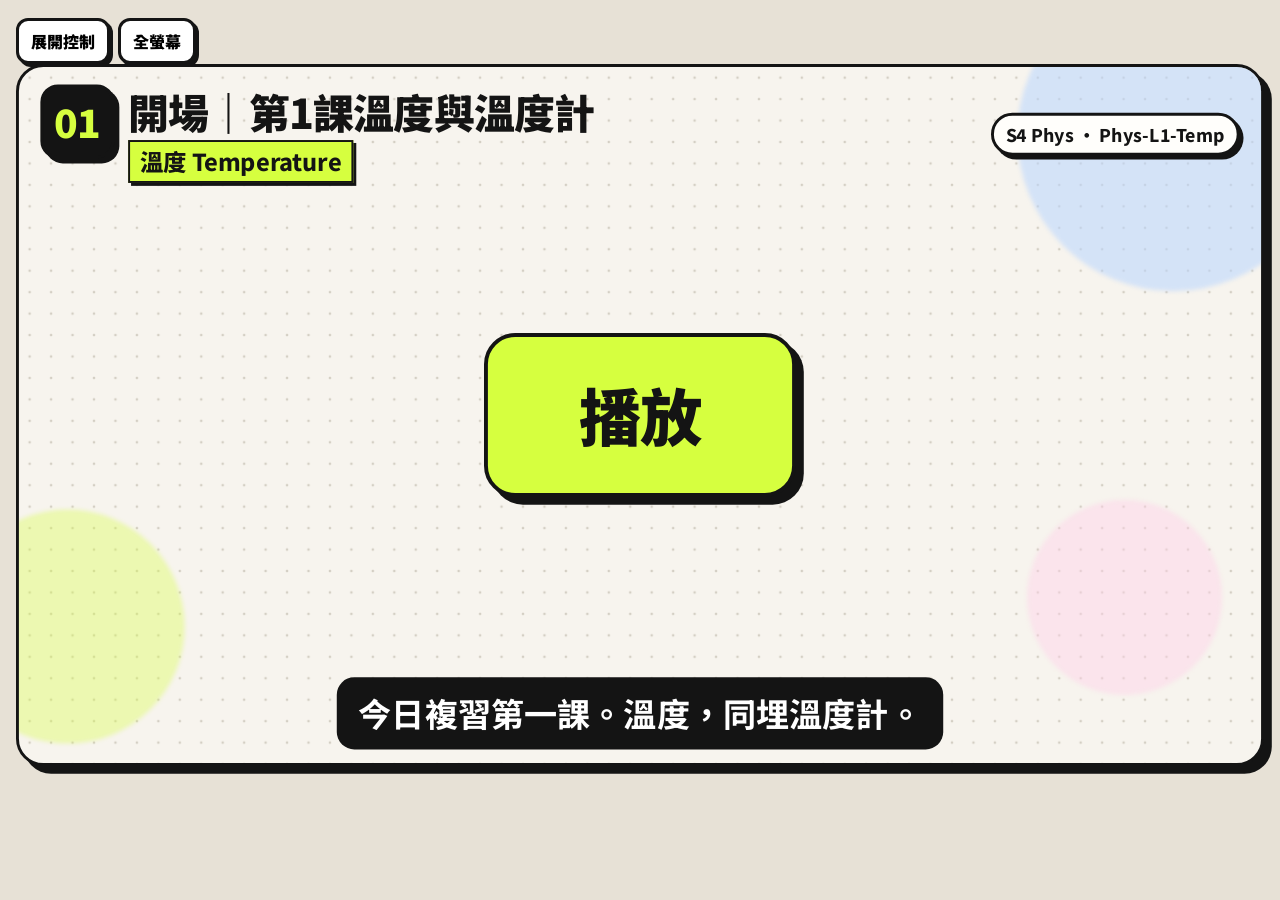
<file: l1/index.html>
<!DOCTYPE html>
<html lang="zh-HK" data-store="phys-l1">
<head>
  <meta charset="utf-8">
  <meta name="viewport" content="width=device-width, initial-scale=1">
  <script>
    (function () {
      var prefix = document.documentElement.getAttribute("data-store") || "phys-l1";
      var size = "m";
      try {
        var saved = localStorage.getItem(prefix + "-sub-size");
        if (saved === "s" || saved === "m" || saved === "l") size = saved;
      } catch (err) {}
      document.documentElement.setAttribute("data-sub-size", size);
      try {
        if (localStorage.getItem(prefix + "-dock") === "open") {
          document.documentElement.classList.add("dock-open");
        }
      } catch (err2) {}
    })();
  </script>
  <title>溫習動畫：溫度與溫度計</title>
  <meta name="assignment-hint" content="Phys-L1-Temp">
  <link rel="preconnect" href="https://fonts.googleapis.com">
  <link rel="preconnect" href="https://fonts.gstatic.com" crossorigin>
  <link href="https://fonts.googleapis.com/css2?family=Noto+Sans+SC:wght@500;700;900&family=Noto+Sans+TC:wght@500;700;900&family=Noto+Sans:wght@500;700;900&display=swap" rel="stylesheet">
  <link rel="stylesheet" href="css/player.css">
  <link rel="stylesheet" href="ui.css">
</head>
<body>
  <main class="page">
    <h1 class="sr-only">溫習動畫：溫度與溫度計 純播放複習</h1>
    <div class="player-shell" id="playerShell">
      <div class="chrome-bar" id="chromeBar">
        <button type="button" class="ctrl" id="panelToggle" data-testid="dock-toggle" aria-expanded="false" aria-controls="controlDock">
          <span class="when-collapsed">展開控制</span>
          <span class="when-open">收合控制</span>
        </button>
        <button type="button" class="ctrl" id="fsBtn" data-testid="fullscreen" aria-pressed="false">全螢幕</button>
      </div>
      <div class="dock-clip" id="dockClip">
        <div class="dock-clip-inner">
        <section class="dock" id="controlDock" aria-label="播放控制" aria-hidden="true" inert>
          <div class="dock-row">
            <button type="button" class="ctrl primary" id="playBtn" data-testid="play">播放</button>
            <button type="button" class="ctrl" id="pauseBtn" data-testid="pause" disabled>暫停</button>
            <button type="button" class="ctrl" id="prevBtn" data-testid="prev">上一節</button>
            <button type="button" class="ctrl" id="nextBtn" data-testid="next">下一節</button>
            <button type="button" class="ctrl" id="replayBtn" data-testid="replay">重播</button>
            <span class="beat-id" id="beatId" data-testid="beatId">B01 · 1/5</span>
            <span class="clock" id="clock" data-testid="clock">00:00 / 00:00</span>
          </div>
          <label class="sr-only" for="scrub">進度</label>
          <input class="scrub" id="scrub" data-testid="scrub" type="range" min="0" max="1000" step="1" value="0">

          <div class="dock-row">
            <span class="field-label">聲線</span>
            <button type="button" class="ctrl is-on" data-lang="yue" data-testid="lang-yue" aria-pressed="true">粵語 <small class="track-state">已就緒</small></button>
            <button type="button" class="ctrl" data-lang="cmn" data-testid="lang-cmn" aria-pressed="false">普通話 <small class="track-state">已就緒</small></button>
            <button type="button" class="ctrl" data-lang="en" data-testid="lang-en" aria-pressed="false">English <small class="track-state">已就緒</small></button>
            <button type="button" class="ctrl is-on" id="subsBtn" data-testid="subs" aria-pressed="true">字幕開</button>
          </div>

          <div class="dock-row">
            <span class="field-label">字幕大小</span>
            <button type="button" class="ctrl" data-sub-size="s" data-testid="sub-size-s" aria-pressed="false">小</button>
            <button type="button" class="ctrl is-on" data-sub-size="m" data-testid="sub-size-m" aria-pressed="true">中</button>
            <button type="button" class="ctrl" data-sub-size="l" data-testid="sub-size-l" aria-pressed="false">大</button>
          </div>

          <div class="dock-row">
            <label class="field-label" for="speedSlider">播放速度</label>
            <input id="speedSlider" data-testid="speed" type="range" min="0.5" max="2" step="0.05" value="1">
            <span class="speed-readout" id="speedReadout">1x</span>
            <button type="button" class="ctrl" data-speed="0.75">0.75x</button>
            <button type="button" class="ctrl is-on" data-speed="1">1x</button>
            <button type="button" class="ctrl" data-speed="1.25">1.25x</button>
            <button type="button" class="ctrl" data-speed="1.5">1.5x</button>
            <button type="button" class="ctrl" data-speed="2">2x</button>
          </div>

          <div class="dock-row">
            <label class="field-label" for="waitSlider">旁白停頓</label>
            <input id="waitSlider" data-testid="wait" type="range" min="0" max="3" step="0.1" value="0.5">
            <span class="wait-readout" id="waitReadout">0.5 秒</span>
            <button type="button" class="ctrl is-on" data-wait="0.5">短</button>
            <button type="button" class="ctrl" data-wait="1.5">中</button>
            <button type="button" class="ctrl" data-wait="3">長</button>
          </div>
          <p class="status" id="status" data-testid="status">正在準備畫面…</p>
        </section>

        </div>
      </div>

      <div class="stage-slot" id="stageSlot">
        <div class="stage-scale" id="stageScale">
          <div class="stage" id="stage" role="region" aria-label="溫度與溫度計動畫畫面">
            <div class="blob blob-a"></div>
            <div class="blob blob-b"></div>
            <div class="blob blob-c"></div>
            <header class="topbar">
              <div class="badge" id="beatBadge">01</div>
              <div class="title-wrap">
                <p class="beat-title" id="beatTitle">開場｜溫度與溫度計</p>
                <div class="kw" id="beatKeyword">溫度 Temperature</div>
              </div>
              <div class="chapter-pill">S4 Phys · Phys-L1-Temp</div>
            </header>
            <div class="scene-stack" id="sceneStack"></div>
            <div class="dwell-chip" id="dwellChip" hidden>停頓</div>
            <div class="sub-wrap">
              <p class="sub-bar" id="subtitle" aria-live="polite"></p>
            </div>
            <p class="stage-pause-hint" id="stagePauseHint" data-testid="stage-pause-hint" role="status" hidden>已暫停</p>
            <button type="button" class="transport-overlay" id="stagePlay" data-testid="stage-play">播放</button>
            <button type="button" class="transport-overlay" id="stageReplay" data-testid="stage-replay" hidden>重播</button>
          </div>
        </div>
      </div>

      <p class="fs-hint" id="fsHint" role="status" hidden></p>
    </div>

  </main>
  <script src="vendor/gsap.min.js"></script>
  <script>
    if (!window.gsap) {
      document.write('<script src="https://cdn.jsdelivr.net/npm/gsap@3.12.5/dist/gsap.min.js"><' + '/script>');
    }
  </script>
  <script src="js/beats.js"></script>
  <script src="js/cues.js"></script>
  <script src="js/scenes.js"></script>
  <script src="js/player.js"></script>
  <script src="ui.js"></script>
</body>
</html>
</file>
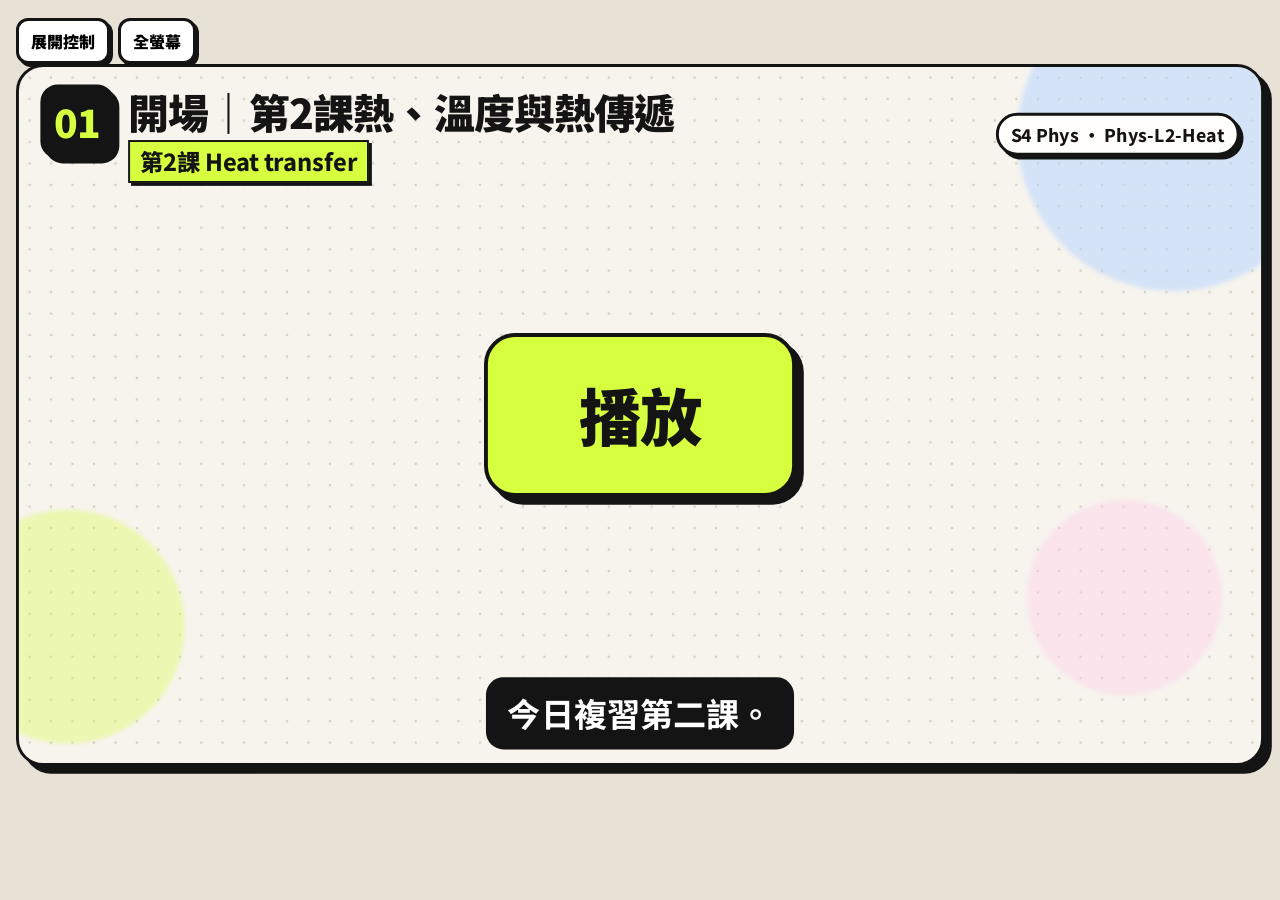
<file: l2/index.html>
<!DOCTYPE html>
<html lang="zh-HK" data-store="phys-l2">
<head>
  <meta charset="utf-8">
  <meta name="viewport" content="width=device-width, initial-scale=1">
  <script>
    (function () {
      var prefix = document.documentElement.getAttribute("data-store") || "phys-l2";
      var size = "m";
      try {
        var saved = localStorage.getItem(prefix + "-sub-size");
        if (saved === "s" || saved === "m" || saved === "l") size = saved;
      } catch (err) {}
      document.documentElement.setAttribute("data-sub-size", size);
      try {
        if (localStorage.getItem(prefix + "-dock") === "open") {
          document.documentElement.classList.add("dock-open");
        }
      } catch (err2) {}
    })();
  </script>
  <title>溫習動畫：熱、溫度與熱傳遞</title>
  <meta name="assignment-hint" content="Phys-L2-Heat">
  <link rel="preconnect" href="https://fonts.googleapis.com">
  <link rel="preconnect" href="https://fonts.gstatic.com" crossorigin>
  <link href="https://fonts.googleapis.com/css2?family=Noto+Sans+SC:wght@500;700;900&family=Noto+Sans+TC:wght@500;700;900&family=Noto+Sans:wght@500;700;900&display=swap" rel="stylesheet">
  <link rel="stylesheet" href="css/player.css">
  <link rel="stylesheet" href="ui.css">
</head>
<body>
  <main class="page">
    <h1 class="sr-only">溫習動畫：熱、溫度與熱傳遞 純播放複習</h1>
    <div class="player-shell" id="playerShell">
      <div class="chrome-bar" id="chromeBar">
        <button type="button" class="ctrl" id="panelToggle" data-testid="dock-toggle" aria-expanded="false" aria-controls="controlDock">
          <span class="when-collapsed">展開控制</span>
          <span class="when-open">收合控制</span>
        </button>
        <button type="button" class="ctrl" id="fsBtn" data-testid="fullscreen" aria-pressed="false">全螢幕</button>
      </div>
      <div class="dock-clip" id="dockClip">
        <div class="dock-clip-inner">
        <section class="dock" id="controlDock" aria-label="播放控制" aria-hidden="true" inert>
          <div class="dock-row">
            <button type="button" class="ctrl primary" id="playBtn" data-testid="play">播放</button>
            <button type="button" class="ctrl" id="pauseBtn" data-testid="pause" disabled>暫停</button>
            <button type="button" class="ctrl" id="prevBtn" data-testid="prev">上一節</button>
            <button type="button" class="ctrl" id="nextBtn" data-testid="next">下一節</button>
            <button type="button" class="ctrl" id="replayBtn" data-testid="replay">重播</button>
            <span class="beat-id" id="beatId" data-testid="beatId">B01 · 1/5</span>
            <span class="clock" id="clock" data-testid="clock">00:00 / 00:00</span>
          </div>
          <label class="sr-only" for="scrub">進度</label>
          <input class="scrub" id="scrub" data-testid="scrub" type="range" min="0" max="1000" step="1" value="0">

          <div class="dock-row">
            <span class="field-label">聲線</span>
            <button type="button" class="ctrl is-on" data-lang="yue" data-testid="lang-yue" aria-pressed="true">粵語 <small class="track-state">已就緒</small></button>
            <button type="button" class="ctrl" data-lang="cmn" data-testid="lang-cmn" aria-pressed="false">普通話 <small class="track-state">已就緒</small></button>
            <button type="button" class="ctrl" data-lang="en" data-testid="lang-en" aria-pressed="false">English <small class="track-state">已就緒</small></button>
            <button type="button" class="ctrl is-on" id="subsBtn" data-testid="subs" aria-pressed="true">字幕開</button>
          </div>

          <div class="dock-row">
            <span class="field-label">字幕大小</span>
            <button type="button" class="ctrl" data-sub-size="s" data-testid="sub-size-s" aria-pressed="false">小</button>
            <button type="button" class="ctrl is-on" data-sub-size="m" data-testid="sub-size-m" aria-pressed="true">中</button>
            <button type="button" class="ctrl" data-sub-size="l" data-testid="sub-size-l" aria-pressed="false">大</button>
          </div>

          <div class="dock-row">
            <label class="field-label" for="speedSlider">播放速度</label>
            <input id="speedSlider" data-testid="speed" type="range" min="0.5" max="2" step="0.05" value="1">
            <span class="speed-readout" id="speedReadout">1x</span>
            <button type="button" class="ctrl" data-speed="0.75">0.75x</button>
            <button type="button" class="ctrl is-on" data-speed="1">1x</button>
            <button type="button" class="ctrl" data-speed="1.25">1.25x</button>
            <button type="button" class="ctrl" data-speed="1.5">1.5x</button>
            <button type="button" class="ctrl" data-speed="2">2x</button>
          </div>

          <div class="dock-row">
            <label class="field-label" for="waitSlider">旁白停頓</label>
            <input id="waitSlider" data-testid="wait" type="range" min="0" max="3" step="0.1" value="0.5">
            <span class="wait-readout" id="waitReadout">0.5 秒</span>
            <button type="button" class="ctrl is-on" data-wait="0.5">短</button>
            <button type="button" class="ctrl" data-wait="1.5">中</button>
            <button type="button" class="ctrl" data-wait="3">長</button>
          </div>
          <p class="status" id="status" data-testid="status">正在準備畫面…</p>
        </section>

        </div>
      </div>

      <div class="stage-slot" id="stageSlot">
        <div class="stage-scale" id="stageScale">
          <div class="stage" id="stage" role="region" aria-label="熱、溫度與熱傳遞動畫畫面">
            <div class="blob blob-a"></div>
            <div class="blob blob-b"></div>
            <div class="blob blob-c"></div>
            <header class="topbar">
              <div class="badge" id="beatBadge">01</div>
              <div class="title-wrap">
                <p class="beat-title" id="beatTitle">開場｜熱、溫度與熱傳遞</p>
                <div class="kw" id="beatKeyword">熱傳遞 Heat transfer</div>
              </div>
              <div class="chapter-pill">S4 Phys · Phys-L2-Heat</div>
            </header>
            <div class="scene-stack" id="sceneStack"></div>
            <div class="dwell-chip" id="dwellChip" hidden>停頓</div>
            <div class="sub-wrap">
              <p class="sub-bar" id="subtitle" aria-live="polite"></p>
            </div>
            <p class="stage-pause-hint" id="stagePauseHint" data-testid="stage-pause-hint" role="status" hidden>已暫停</p>
            <button type="button" class="transport-overlay" id="stagePlay" data-testid="stage-play">播放</button>
            <button type="button" class="transport-overlay" id="stageReplay" data-testid="stage-replay" hidden>重播</button>
          </div>
        </div>
      </div>

      <p class="fs-hint" id="fsHint" role="status" hidden></p>
    </div>

  </main>
  <script src="vendor/gsap.min.js"></script>
  <script>
    if (!window.gsap) {
      document.write('<script src="https://cdn.jsdelivr.net/npm/gsap@3.12.5/dist/gsap.min.js"><' + '/script>');
    }
  </script>
  <script src="js/beats.js"></script>
  <script src="js/cues.js"></script>
  <script src="js/scenes.js"></script>
  <script src="js/player.js"></script>
  <script src="ui.js"></script>
</body>
</html>
</file>
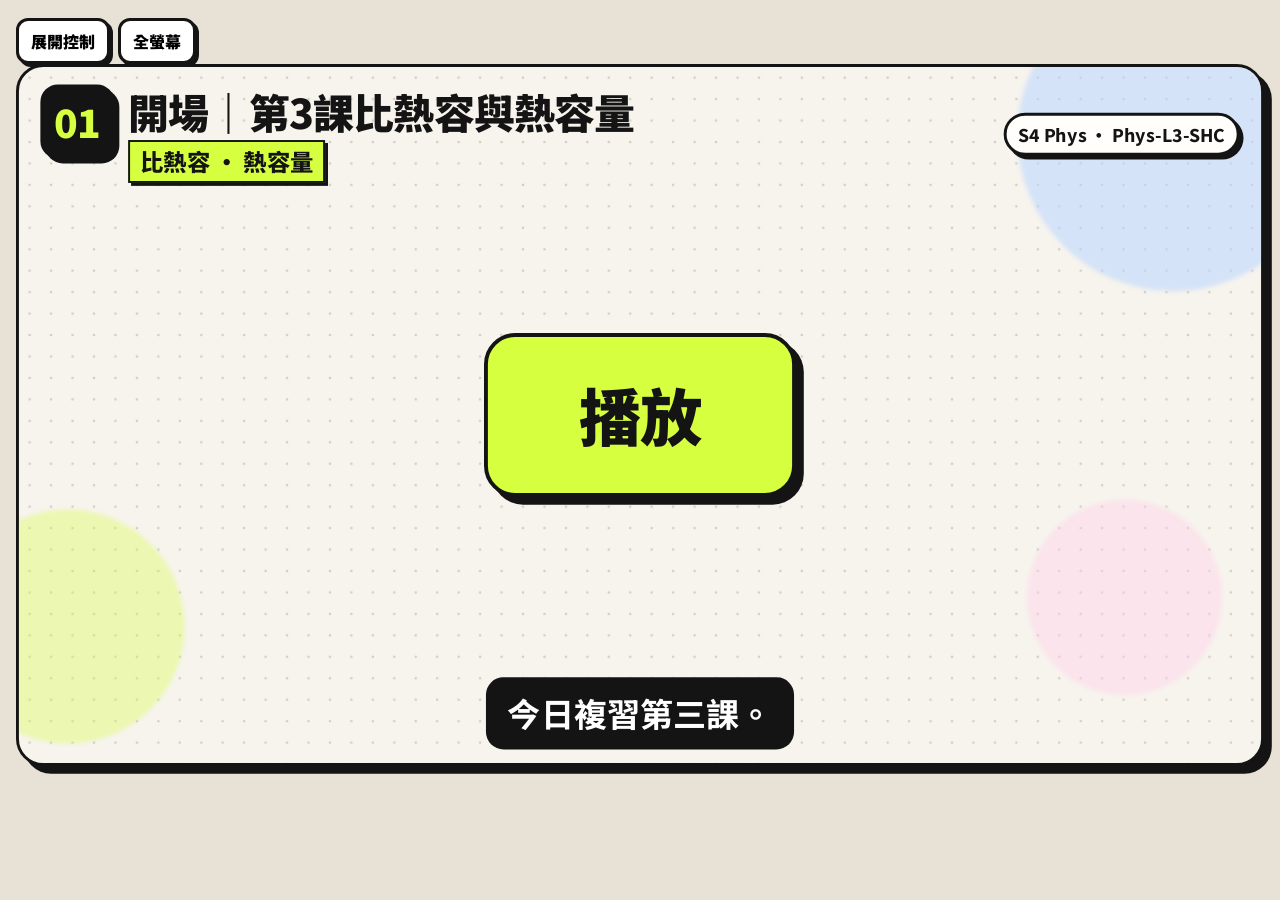
<file: l3/index.html>
<!DOCTYPE html>
<html lang="zh-HK" data-store="phys-l3">
<head>
  <meta charset="utf-8">
  <meta name="viewport" content="width=device-width, initial-scale=1">
  <script>
    (function () {
      var prefix = document.documentElement.getAttribute("data-store") || "phys-l3";
      var size = "m";
      try {
        var saved = localStorage.getItem(prefix + "-sub-size");
        if (saved === "s" || saved === "m" || saved === "l") size = saved;
      } catch (err) {}
      document.documentElement.setAttribute("data-sub-size", size);
      try {
        if (localStorage.getItem(prefix + "-dock") === "open") {
          document.documentElement.classList.add("dock-open");
        }
      } catch (err2) {}
    })();
  </script>
  <title>溫習動畫：比熱容與熱容量</title>
  <meta name="assignment-hint" content="Phys-L3-SHC">
  <link rel="preconnect" href="https://fonts.googleapis.com">
  <link rel="preconnect" href="https://fonts.gstatic.com" crossorigin>
  <link href="https://fonts.googleapis.com/css2?family=Noto+Sans+SC:wght@500;700;900&family=Noto+Sans+TC:wght@500;700;900&family=Noto+Sans:wght@500;700;900&display=swap" rel="stylesheet">
  <link rel="stylesheet" href="css/player.css">
  <link rel="stylesheet" href="ui.css">
</head>
<body>
  <main class="page">
    <h1 class="sr-only">溫習動畫：比熱容與熱容量 純播放複習</h1>
    <div class="player-shell" id="playerShell">
      <div class="chrome-bar" id="chromeBar">
        <button type="button" class="ctrl" id="panelToggle" data-testid="dock-toggle" aria-expanded="false" aria-controls="controlDock">
          <span class="when-collapsed">展開控制</span>
          <span class="when-open">收合控制</span>
        </button>
        <button type="button" class="ctrl" id="fsBtn" data-testid="fullscreen" aria-pressed="false">全螢幕</button>
      </div>
      <div class="dock-clip" id="dockClip">
        <div class="dock-clip-inner">
        <section class="dock" id="controlDock" aria-label="播放控制" aria-hidden="true" inert>
          <div class="dock-row">
            <button type="button" class="ctrl primary" id="playBtn" data-testid="play">播放</button>
            <button type="button" class="ctrl" id="pauseBtn" data-testid="pause" disabled>暫停</button>
            <button type="button" class="ctrl" id="prevBtn" data-testid="prev">上一節</button>
            <button type="button" class="ctrl" id="nextBtn" data-testid="next">下一節</button>
            <button type="button" class="ctrl" id="replayBtn" data-testid="replay">重播</button>
            <span class="beat-id" id="beatId" data-testid="beatId">B01 · 1/5</span>
            <span class="clock" id="clock" data-testid="clock">00:00 / 00:00</span>
          </div>
          <label class="sr-only" for="scrub">進度</label>
          <input class="scrub" id="scrub" data-testid="scrub" type="range" min="0" max="1000" step="1" value="0">

          <div class="dock-row">
            <span class="field-label">聲線</span>
            <button type="button" class="ctrl is-on" data-lang="yue" data-testid="lang-yue" aria-pressed="true">粵語 <small class="track-state">已就緒</small></button>
            <button type="button" class="ctrl" data-lang="cmn" data-testid="lang-cmn" aria-pressed="false">普通話 <small class="track-state">已就緒</small></button>
            <button type="button" class="ctrl" data-lang="en" data-testid="lang-en" aria-pressed="false">English <small class="track-state">已就緒</small></button>
            <button type="button" class="ctrl is-on" id="subsBtn" data-testid="subs" aria-pressed="true">字幕開</button>
          </div>

          <div class="dock-row">
            <span class="field-label">字幕大小</span>
            <button type="button" class="ctrl" data-sub-size="s" data-testid="sub-size-s" aria-pressed="false">小</button>
            <button type="button" class="ctrl is-on" data-sub-size="m" data-testid="sub-size-m" aria-pressed="true">中</button>
            <button type="button" class="ctrl" data-sub-size="l" data-testid="sub-size-l" aria-pressed="false">大</button>
          </div>

          <div class="dock-row">
            <label class="field-label" for="speedSlider">播放速度</label>
            <input id="speedSlider" data-testid="speed" type="range" min="0.5" max="2" step="0.05" value="1">
            <span class="speed-readout" id="speedReadout">1x</span>
            <button type="button" class="ctrl" data-speed="0.75">0.75x</button>
            <button type="button" class="ctrl is-on" data-speed="1">1x</button>
            <button type="button" class="ctrl" data-speed="1.25">1.25x</button>
            <button type="button" class="ctrl" data-speed="1.5">1.5x</button>
            <button type="button" class="ctrl" data-speed="2">2x</button>
          </div>

          <div class="dock-row">
            <label class="field-label" for="waitSlider">旁白停頓</label>
            <input id="waitSlider" data-testid="wait" type="range" min="0" max="3" step="0.1" value="0.5">
            <span class="wait-readout" id="waitReadout">0.5 秒</span>
            <button type="button" class="ctrl is-on" data-wait="0.5">短</button>
            <button type="button" class="ctrl" data-wait="1.5">中</button>
            <button type="button" class="ctrl" data-wait="3">長</button>
          </div>
          <p class="status" id="status" data-testid="status">正在準備畫面…</p>
        </section>

        </div>
      </div>

      <div class="stage-slot" id="stageSlot">
        <div class="stage-scale" id="stageScale">
          <div class="stage" id="stage" role="region" aria-label="比熱容與熱容量動畫畫面">
            <div class="blob blob-a"></div>
            <div class="blob blob-b"></div>
            <div class="blob blob-c"></div>
            <header class="topbar">
              <div class="badge" id="beatBadge">01</div>
              <div class="title-wrap">
                <p class="beat-title" id="beatTitle">開場｜比熱容與熱容量</p>
                <div class="kw" id="beatKeyword">比熱容 Specific heat capacity</div>
              </div>
              <div class="chapter-pill">S4 Phys · Phys-L3-SHC</div>
            </header>
            <div class="scene-stack" id="sceneStack"></div>
            <div class="dwell-chip" id="dwellChip" hidden>停頓</div>
            <div class="sub-wrap">
              <p class="sub-bar" id="subtitle" aria-live="polite"></p>
            </div>
            <p class="stage-pause-hint" id="stagePauseHint" data-testid="stage-pause-hint" role="status" hidden>已暫停</p>
            <button type="button" class="transport-overlay" id="stagePlay" data-testid="stage-play">播放</button>
            <button type="button" class="transport-overlay" id="stageReplay" data-testid="stage-replay" hidden>重播</button>
          </div>
        </div>
      </div>

      <p class="fs-hint" id="fsHint" role="status" hidden></p>
    </div>

  </main>
  <script src="vendor/gsap.min.js"></script>
  <script>
    if (!window.gsap) {
      document.write('<script src="https://cdn.jsdelivr.net/npm/gsap@3.12.5/dist/gsap.min.js"><' + '/script>');
    }
  </script>
  <script src="js/beats.js"></script>
  <script src="js/cues.js"></script>
  <script src="js/scenes.js"></script>
  <script src="js/player.js"></script>
  <script src="ui.js"></script>
</body>
</html>
</file>
<file: l1/css/player.css>
:root {
  --sub-size: 34px; /* default 中; s=28 m=34 l=42 */
  --sub-pad-y: 14px;
  --sub-pad-x: 22px;
  --cream: #F7F4EE;
  --ink: #141414;
  --lime: #D6FF3F;
  --card: #FFFEFB;
  --red: #E23B3B;
  --blue: #B9D6FF;
  --mint: #B8F2D0;
  --pink: #FFD0E8;
  --stroke: 3px;
  --shadow: 6px 6px 0 var(--ink);
  --dock-shadow: 8px 8px 0 var(--ink);
  font-family: "Noto Sans TC", "Noto Sans SC", "Noto Sans", "PingFang HK", "Microsoft JhengHei", "Heiti TC", sans-serif;
}

* { box-sizing: border-box; }

body {
  margin: 0;
  background: #E7E1D6;
  color: var(--ink);
}

button, input { font-family: inherit; }

.page {
  padding: 18px 16px 28px;
}

@media (max-width: 520px) {
  .page { padding: 8px 6px 16px; }
}

.stage-slot {
  width: min(1280px, 100%);
  margin: 0 auto;
}

.stage-scale {
  position: relative;
  margin: 0 auto;
}

.stage {
  position: absolute;
  left: 0;
  top: 0;
  width: 1280px;
  height: 720px;
  transform-origin: top left;
  background-color: var(--cream);
  background-image: radial-gradient(#d4cfc4 1.5px, transparent 1.6px);
  background-size: 22px 22px;
  border: 3px solid var(--ink);
  border-radius: 28px;
  box-shadow: var(--dock-shadow);
  overflow: hidden;
  touch-action: manipulation;
}

.stage.is-tappable {
  cursor: pointer;
}

.blob {
  position: absolute;
  border-radius: 50%;
  pointer-events: none;
  filter: blur(2px);
}

.blob-a { width: 320px; height: 320px; background: rgba(185, 214, 255, 0.55); top: -90px; right: -70px; }
.blob-b { width: 240px; height: 240px; background: rgba(214, 255, 63, 0.35); bottom: 20px; left: -70px; }
.blob-c { width: 200px; height: 200px; background: rgba(255, 208, 232, 0.45); bottom: 70px; right: 40px; }

.topbar {
  position: absolute;
  z-index: 4;
  top: 18px;
  left: 22px;
  right: 22px;
  display: flex;
  gap: 14px;
  align-items: flex-start;
}

.badge {
  width: 76px;
  height: 76px;
  flex: 0 0 auto;
  display: grid;
  place-items: center;
  background: var(--ink);
  color: var(--lime);
  font-size: 40px;
  font-weight: 900;
  border-radius: 18px;
  border: 3px solid var(--ink);
  box-shadow: 5px 5px 0 var(--ink);
}

.title-wrap { min-width: 0; padding-top: 4px; }

.beat-title {
  margin: 0;
  font-size: 42px;
  line-height: 1.12;
  font-weight: 900;
  letter-spacing: -0.02em;
  overflow-wrap: break-word;
}

.kw {
  display: inline-block;
  margin-top: 6px;
  padding: 2px 10px 3px;
  background: var(--lime);
  border: 2px solid var(--ink);
  box-shadow: 3px 3px 0 var(--ink);
  font-size: 24px;
  font-weight: 800;
  transform-origin: left center;
}

.chapter-pill {
  margin-left: auto;
  align-self: center;
  background: var(--card);
  border: 3px solid var(--ink);
  border-radius: 999px;
  box-shadow: 4px 4px 0 var(--ink);
  flex-shrink: 0;
  padding: 6px 12px;
  font-weight: 800;
  font-size: 18px;
  white-space: nowrap;
}

.scene-stack { position: absolute; inset: 0; z-index: 2; }

.scene {
  position: absolute;
  left: 24px;
  right: 24px;
  top: 130px;
  bottom: 168px;
  opacity: 0;
  font-size: 22px;
  line-height: 1.35;
}

.sub-wrap {
  position: absolute;
  z-index: 5;
  left: 40px;
  right: 40px;
  bottom: 14px;
  display: flex;
  justify-content: center;
  pointer-events: none;
}

.sub-bar {
  margin: 0;
  max-width: 1120px;
  background: var(--ink);
  color: #fff;
  border-radius: 18px;
  padding: var(--sub-pad-y) var(--sub-pad-x);
  font-size: var(--sub-size);
  font-weight: 700;
  line-height: 1.35;
  text-align: center;
  white-space: pre-line;
  display: -webkit-box;
  -webkit-line-clamp: 2;
  -webkit-box-orient: vertical;
  overflow: hidden;
}

/* Subtitle size presets (dock buttons set --sub-size on :root / .stage) */
.stage[data-sub-size="s"],
:root[data-sub-size="s"] {
  --sub-size: 28px;
  --sub-pad-y: 12px;
  --sub-pad-x: 18px;
}
.stage[data-sub-size="m"],
:root[data-sub-size="m"] {
  --sub-size: 34px;
  --sub-pad-y: 14px;
  --sub-pad-x: 22px;
}
.stage[data-sub-size="l"],
:root[data-sub-size="l"] {
  --sub-size: 42px;
  --sub-pad-y: 16px;
  --sub-pad-x: 24px;
}

.stage.subs-off .sub-bar { visibility: hidden; }

.dwell-chip {
  position: absolute;
  z-index: 6;
  top: 128px;
  right: 40px;
  background: var(--lime);
  border: 3px solid var(--ink);
  box-shadow: 4px 4px 0 var(--ink);
  border-radius: 999px;
  padding: 6px 12px;
  font-weight: 900;
  font-size: 16px;
}

.dwell-chip[hidden] { display: none !important; }

.sticker {
  background: var(--card);
  border: 3px solid var(--ink);
  border-radius: 18px;
  box-shadow: var(--shadow);
}

.hero {
  display: flex;
  justify-content: space-between;
  align-items: center;
  gap: 12px;
  padding: 12px 16px;
}

.hero > div:first-child { min-width: 0; }

.hero h2 {
  margin: 0;
  font-size: 52px;
  line-height: 1.12;
  letter-spacing: -0.03em;
  overflow-wrap: break-word;
}

.eyebrow { margin: 0 0 4px; font-weight: 800; font-size: 22px; }

.icon-row {
  display: flex;
  justify-content: center;
  gap: 16px;
  margin-top: 12px;
}

.icon-card {
  width: 340px;
  height: 140px;
  display: flex;
  flex-direction: column;
  align-items: center;
  justify-content: center;
  gap: 4px;
  padding: 8px 10px;
  font-weight: 900;
  font-size: 30px;
  line-height: 1.25;
  text-align: center;
  overflow-wrap: break-word;
}

.icon-card svg { width: 86px; height: 72px; }

.sweep {
  position: relative;
  height: 64px;
  margin-top: 10px;
}

.sweep-arrow {
  position: absolute;
  top: 6px;
  left: 0;
  background: var(--ink);
  color: var(--lime);
  font-weight: 900;
  font-size: 28px;
  padding: 6px 12px;
  border-radius: 999px;
  border: 3px solid var(--ink);
  box-shadow: 4px 4px 0 var(--lime);
  white-space: nowrap;
}

.wave-card { padding: 8px 12px 6px; }
.wave-card svg, .panel svg { width: 100%; height: 210px; display: block; }

.step-row {
  display: flex;
  gap: 12px;
  margin-top: 10px;
}

.step {
  flex: 1;
  display: flex;
  align-items: center;
  gap: 10px;
  padding: 8px 12px;
  font-size: 36px;
}

.step span {
  width: 54px;
  height: 54px;
  display: grid;
  place-items: center;
  background: var(--ink);
  color: var(--lime);
  border-radius: 14px;
  font-weight: 900;
}

.step b { display: block; font-size: 36px; overflow-wrap: break-word; }
.step small { font-size: 22px; font-weight: 700; line-height: 1.3; }

.plot { position: relative; height: 320px; }
.plot svg.wave { position: absolute; left: 0; top: 0; }

.tick {
  position: absolute;
  top: 12px;
  height: 226px;
  border-left: 3px dashed rgba(20, 20, 20, 0.45);
}

.dot {
  position: absolute;
  width: 16px;
  height: 16px;
  margin-left: -8px;
  margin-top: -8px;
  border-radius: 50%;
  background: var(--lime);
  border: 3px solid var(--ink);
  box-shadow: 2px 2px 0 var(--ink);
}

.rate-row {
  display: flex;
  align-items: center;
  gap: 14px;
  margin-top: 8px;
}

.fake-slider {
  position: relative;
  flex: 1;
  height: 22px;
  background: #fff;
  border: 3px solid var(--ink);
  border-radius: 999px;
  box-shadow: 3px 3px 0 var(--ink);
}

.knob {
  position: absolute;
  top: -10px;
  left: 4px;
  width: 36px;
  height: 36px;
  border-radius: 50%;
  background: var(--lime);
  border: 3px solid var(--ink);
}

.rate-label { position: relative; min-height: 42px; }
.rate-label span { display: block; }
.rate-b { position: absolute; inset: 4px 8px auto; }

.rate-label {
  min-width: 160px;
  text-align: center;
  font-weight: 900;
  font-size: 22px;
  line-height: 1.25;
  background: var(--card);
  border: 3px solid var(--ink);
  border-radius: 12px;
  box-shadow: 3px 3px 0 var(--ink);
  padding: 6px 8px;
}

.ladder {
  position: absolute;
  top: 16px;
  bottom: 46px;
  right: 24px;
  width: 250px;
}

.rung {
  position: absolute;
  left: 0;
  right: 0;
  border-top: 3px solid var(--ink);
}

.rung.fine { border-top-color: rgba(20, 20, 20, 0.35); }

.bit-meter {
  position: absolute;
  left: 24px;
  top: 24px;
  width: 92px;
  height: 230px;
  background: #fff;
  border: 3px solid var(--ink);
  border-radius: 16px;
  box-shadow: var(--shadow);
  overflow: hidden;
}

.bit-meter i {
  position: absolute;
  left: 0;
  right: 0;
  bottom: 0;
  height: 18%;
  background: var(--lime);
  border-top: 3px solid var(--ink);
}

.bit-readout {
  position: absolute;
  left: 24px;
  bottom: 8px;
  font-weight: 900;
  font-size: 26px;
  background: var(--ink);
  color: var(--lime);
  border-radius: 10px;
  padding: 4px 8px;
}

.hw {
  display: grid;
  grid-template-columns: 1.25fr 0.75fr;
  gap: 16px;
  height: 100%;
}

.hw-card { padding: 10px 12px; height: 100%; position: relative; }
.hw-card h3 { margin: 0 0 6px; font-size: 30px; overflow-wrap: break-word; }

.flow {
  display: flex;
  align-items: center;
  gap: 8px;
  flex-wrap: wrap;
}

.chip-box {
  min-width: 104px;
  text-align: center;
  padding: 8px 10px;
  font-weight: 900;
  font-size: 22px;
  line-height: 1.25;
  overflow-wrap: break-word;
}

.bits { display: flex; gap: 5px; }
.bits b {
  width: 30px;
  height: 38px;
  font-size: 22px;
  display: grid;
  place-items: center;
  background: var(--ink);
  color: var(--lime);
  border-radius: 8px;
  border: 2px solid var(--ink);
}

.mini-wave { width: 120px; height: 46px; }

.sensor {
  display: grid;
  grid-template-columns: repeat(8, 1fr);
  gap: 4px;
  width: 280px;
  margin-top: 12px;
}

.sensor i {
  aspect-ratio: 1;
  background: #e7e1d6;
  border: 2px solid var(--ink);
  border-radius: 4px;
}

.sensor-labels { display: flex; gap: 8px; margin-top: 12px; }
.sensor-labels span {
  font-weight: 900;
  font-size: 22px;
  line-height: 1.25;
  border: 3px solid var(--ink);
  border-radius: 10px;
  padding: 4px 8px;
  background: #fff;
  box-shadow: 3px 3px 0 var(--ink);
}

.split {
  display: grid;
  grid-template-columns: 1fr 1fr;
  gap: 16px;
  height: 340px;
}

.panel { padding: 8px 10px 0; position: relative; height: 100%; }
.panel h3 { margin: 0; font-size: 26px; overflow-wrap: break-word; }
.panel svg { height: 250px; }

.particles { position: absolute; inset: 70px 20px 30px; pointer-events: none; }
.particle {
  position: absolute;
  width: 14px;
  height: 14px;
  border-radius: 50%;
  background: var(--red);
  border: 2px solid var(--ink);
}
.loss-tag {
  position: absolute;
  font-weight: 900;
  font-size: 20px;
  line-height: 1.25;
  color: var(--red);
  background: #fff;
  border: 3px solid var(--red);
  border-radius: 10px;
  padding: 2px 8px;
}

.stamp-wrap { display: flex; justify-content: center; margin-top: 16px; }
.stamp {
  display: inline-block;
  border: 4px solid var(--red);
  color: var(--red);
  background: rgba(255, 254, 251, 0.92);
  font-weight: 900;
  font-size: 36px;
  padding: 6px 12px;
  border-radius: 12px;
  letter-spacing: 0.01em;
}

.bitmap-layout, .vector-layout, .formula-layout {
  display: grid;
  grid-template-columns: 340px 1fr;
  gap: 18px;
  height: 100%;
}

.px-frame {
  width: 300px;
  height: 240px;
  overflow: hidden;
  border: 3px solid var(--ink);
  border-radius: 16px;
  box-shadow: var(--shadow);
  background: #fff;
}

.px-grid {
  width: 300px;
  height: 240px;
  display: grid;
  grid-template-columns: repeat(10, 1fr);
  grid-template-rows: repeat(8, 1fr);
  gap: 2px;
  padding: 4px;
  background: var(--ink);
}

.px-grid i { display: block; background: #F7F4EE; }

.side-stack { display: flex; flex-direction: column; gap: 12px; }
.meter-row { display: flex; gap: 18px; }
.meter-col { display: flex; flex-direction: column; align-items: center; gap: 6px; font-weight: 800; font-size: 20px; line-height: 1.25; }
.meter {
  width: 42px;
  height: 150px;
  background: #fff;
  border: 3px solid var(--ink);
  border-radius: 12px;
  box-shadow: 4px 4px 0 var(--ink);
  position: relative;
  overflow: hidden;
}
.meter i {
  position: absolute;
  left: 0; right: 0; bottom: 0;
  height: 8%;
  background: var(--lime);
  border-top: 3px solid var(--ink);
}

.swatches { display: flex; gap: 10px; }
.swatch {
  flex: 1;
  padding: 8px;
  text-align: center;
  font-weight: 800;
}
.swatch b { display: block; font-size: 24px; line-height: 1.25; }
.swatch i { display: block; height: 28px; margin-bottom: 6px; border: 2px solid var(--ink); border-radius: 6px; }

.formula-board { padding: 10px 12px; display: flex; flex-direction: column; gap: 8px; }
.formula-row { display: flex; gap: 10px; align-items: flex-start; }
.kicker {
  flex: 0 0 auto;
  font-weight: 900;
  background: var(--ink);
  color: var(--lime);
  border-radius: 10px;
  padding: 4px 8px;
  margin-top: 2px;
  font-size: 22px;
  line-height: 1.25;
}
.terms { display: flex; flex-wrap: wrap; gap: 8px; align-items: center; }
.term {
  display: inline-flex;
  align-items: center;
  background: #fff;
  border: 3px solid var(--ink);
  border-radius: 12px;
  box-shadow: 3px 3px 0 var(--ink);
  padding: 3px 8px;
  font-weight: 800;
  font-size: 24px;
  line-height: 1.25;
  overflow-wrap: break-word;
}
.bar-track {
  height: 36px;
  border: 3px solid var(--ink);
  border-radius: 12px;
  background: #fff;
  box-shadow: 4px 4px 0 var(--ink);
  position: relative;
  overflow: hidden;
}
.bar {
  height: 100%;
  width: 0;
  background: var(--lime);
  border-right: 3px solid var(--ink);
}
.bar-val {
  position: absolute;
  right: 8px;
  top: 2px;
  font-weight: 900;
  font-size: 20px;
  line-height: 1.2;
  background: #fff;
  border: 2px solid var(--ink);
  border-radius: 8px;
  padding: 0 6px;
}
.eq-live { font-weight: 900; font-size: 30px; line-height: 1.25; overflow-wrap: break-word; }

.fmt-row, .recap-row, .vchip-row {
  display: flex;
  gap: 14px;
}
.fmt-row { height: 100%; }
.recap-row { min-height: 300px; align-items: stretch; }
.fmt-card, .recap-panel {
  flex: 1;
  padding: 10px 10px 8px;
  display: flex;
  flex-direction: column;
  gap: 4px;
}
.fmt-card h3, .recap-panel h3 { margin: 0; font-size: 36px; line-height: 1.15; overflow-wrap: break-word; }
.fmt-card p, .recap-panel p { margin: 0; font-weight: 700; font-size: 22px; line-height: 1.35; overflow-wrap: break-word; }
.fmt-ico { height: 92px; display: grid; place-items: center; }
.file-bar {
  height: 18px;
  width: 30%;
  background: var(--ink);
  border-radius: 6px;
}
.checker {
  width: 70px;
  height: 54px;
  border: 3px solid var(--ink);
  background-image:
    linear-gradient(45deg, #ccc 25%, transparent 25%),
    linear-gradient(-45deg, #ccc 25%, transparent 25%),
    linear-gradient(45deg, transparent 75%, #ccc 75%),
    linear-gradient(-45deg, transparent 75%, #ccc 75%);
  background-size: 16px 16px;
  background-position: 0 0, 0 8px, 8px -8px, -8px 0;
  background-color: #fff;
}
.shield {
  width: 54px;
  height: 64px;
  background: var(--mint);
  border: 3px solid var(--ink);
  border-radius: 8px 8px 26px 26px;
}
.film-dots { display: flex; gap: 4px; }
.film-dots i {
  width: 28px;
  height: 36px;
  border: 3px solid var(--ink);
  border-radius: 4px;
  background: var(--blue);
}

.zoom-frame {
  width: 360px;
  height: 300px;
  overflow: hidden;
  display: grid;
  place-items: center;
  background:
    linear-gradient(#f3f0e8, #f3f0e8);
}
.zoom-frame svg { width: 220px; height: 220px; }
.handle {
  fill: var(--lime);
  stroke: var(--ink);
  stroke-width: 3;
}
.file-badge {
  align-self: flex-start;
  padding: 8px 10px;
  font-weight: 900;
  font-size: 28px;
  line-height: 1.25;
  overflow-wrap: break-word;
}
.photo-no {
  padding: 10px;
  text-align: center;
  font-weight: 800;
  font-size: 22px;
  line-height: 1.3;
}
.photo-sil {
  height: 90px;
  margin: 8px auto;
  width: 120px;
  background: #c5c0b6;
  border: 3px solid var(--ink);
  border-radius: 12px;
}

.vchip {
  flex: 1;
  text-align: center;
  padding: 12px 6px;
  font-weight: 900;
  font-size: 36px;
  line-height: 1.2;
  overflow-wrap: break-word;
  align-self: center;
}
.vchip small {
  display: block;
  margin-top: 6px;
  font-size: 18px;
  line-height: 1.3;
  background: var(--lime);
  border: 2px solid var(--ink);
  border-radius: 999px;
  padding: 2px 6px;
}
.path-line { width: 100%; height: 120px; margin-bottom: 10px; }
.vector-layout { grid-template-columns: 420px 1fr; align-items: center; }
.vector-side { display: flex; flex-direction: column; gap: 16px; }

.unit-row { display: flex; gap: 8px; align-items: center; font-weight: 900; font-size: 22px; }
.unit {
  border: 3px solid var(--ink);
  border-radius: 10px;
  padding: 4px 8px;
  background: #fff;
  box-shadow: 3px 3px 0 var(--ink);
}
.film-strip {
  display: flex;
  gap: 4px;
  transform-origin: left center;
}
.film-strip i {
  width: 46px;
  height: 32px;
  background: var(--blue);
  border: 3px solid var(--ink);
  border-radius: 4px;
}
.wave-bars {
  display: flex;
  align-items: flex-end;
  gap: 4px;
  height: 72px;
}
.wave-bars i {
  width: 12px;
  background: var(--ink);
  border-radius: 4px 4px 0 0;
  transform-origin: bottom center;
}

.recap-panel ol { margin: 6px 0 0; padding-left: 22px; font-weight: 800; font-size: 22px; line-height: 1.35; }
.mini-row { display: flex; gap: 6px; margin-top: auto; }
.mini-row span {
  flex: 1;
  text-align: center;
  font-weight: 900;
  background: var(--lime);
  border: 2px solid var(--ink);
  border-radius: 10px;
  padding: 6px 4px;
  font-size: 20px;
  line-height: 1.25;
  overflow-wrap: break-word;
}

/* Lesson scenes only. Player chrome is unchanged. */
.scene .term-grid {
  display: grid;
  grid-template-columns: repeat(3, 1fr);
  gap: 12px;
  height: 100%;
  align-content: center;
}
.scene .term-grid .chip-box {
  min-height: 92px;
  font-size: 30px;
  line-height: 1.2;
  background: var(--card);
  display: flex;
  flex-direction: column;
  justify-content: center;
}
.scene .term-grid small,
.scene .chip-box small {
  display: block;
  margin-top: 4px;
  font-size: 18px;
  font-weight: 800;
  line-height: 1.25;
}
.scene .banner {
  text-align: center;
  font-weight: 900;
  font-size: 28px;
  line-height: 1.3;
  padding: 10px 14px;
}
.scene .cloud {
  position: relative;
  height: 100%;
  min-height: 240px;
  overflow: hidden;
}
.scene .pair {
  display: flex;
  align-items: center;
  justify-content: center;
  gap: 18px;
  min-height: 160px;
}
.scene .blk {
  min-width: 140px;
  min-height: 108px;
  padding: 8px 12px;
  border-radius: 18px;
  border: 3px solid var(--ink);
  box-shadow: 5px 5px 0 var(--ink);
  display: grid;
  place-items: center;
  font-weight: 900;
  font-size: 32px;
  line-height: 1.15;
  text-align: center;
}
.scene .blk.hot { background: var(--red); color: #fff; }
.scene .blk.cold { background: var(--blue); }
.scene .blk.warm { background: #ffe14a; }
.scene .blk.mint { background: var(--mint); }
.scene .pkt {
  width: 28px;
  height: 28px;
  border-radius: 50%;
  background: #ffe14a;
  border: 3px solid var(--ink);
  box-shadow: 2px 2px 0 var(--ink);
  flex: 0 0 auto;
}
.scene .thermo {
  width: 64px;
  height: 230px;
  margin: 0 auto;
  border: 4px solid var(--ink);
  border-radius: 40px;
  background: #fff;
  position: relative;
  overflow: hidden;
  box-shadow: 4px 4px 0 var(--ink);
}
.scene .thermo i {
  position: absolute;
  left: 12px;
  right: 12px;
  bottom: 12px;
  height: 18%;
  background: var(--red);
  border-radius: 18px;
  border: 3px solid var(--ink);
}
.scene .scale-track {
  position: relative;
  height: 36px;
  margin: 36px 48px 78px;
  border: 3px solid var(--ink);
  border-radius: 999px;
  background: linear-gradient(90deg, var(--blue), #fff 48%, var(--red));
  box-shadow: 4px 4px 0 var(--ink);
}
.scene .pin {
  position: absolute;
  top: -16px;
  width: 16px;
  height: 64px;
  margin-left: -8px;
  background: var(--ink);
  border-radius: 6px;
}
.scene .pin b {
  position: absolute;
  top: 70px;
  left: 50%;
  transform: translateX(-50%);
  white-space: nowrap;
  font-size: 22px;
  line-height: 1.2;
  background: var(--card);
  border: 3px solid var(--ink);
  border-radius: 10px;
  padding: 3px 8px;
}
.scene .rod-stage { position: relative; height: 230px; }
.scene .rod {
  position: absolute;
  left: 130px;
  right: 150px;
  top: 96px;
  height: 44px;
  background: #d9d3c7;
  border: 3px solid var(--ink);
  border-radius: 12px;
  box-shadow: 4px 4px 0 var(--ink);
}
.scene .rod-end {
  position: absolute;
  top: 58px;
  width: 110px;
  height: 110px;
}
.scene .rod-end.left { left: 8px; }
.scene .rod-end.right { right: 8px; background: var(--pink); }
.scene .spark { position: absolute; left: 140px; top: 104px; }
.scene .good { background: var(--lime); }
.scene .bad { background: #ffd6d6; }
.scene svg.chart { width: 100%; height: 240px; display: block; }
.scene .tick-row {
  display: flex;
  height: 22px;
  margin: 6px 12px 0;
  border-bottom: 3px solid var(--ink);
}
.scene .tick-row i {
  flex: 1 1 0;
  border-left: 2px solid rgba(20, 20, 20, 0.4);
}
.scene .dark-stage {
  height: 100%;
  background: #141414;
  color: #fff;
  position: relative;
  overflow: hidden;
  padding: 16px 18px;
}
/* Layout classes must not stretch the scene past the stage. */
.scene.bitmap-layout,
.scene.fmt-row,
.scene.dark-stage,
.scene.split,
.scene.hw,
.scene.formula-board,
.scene.recap-row {
  height: auto;
  min-height: 0;
}

.transport-overlay {
  position: absolute;
  left: 50%;
  top: 50%;
  z-index: 7;
  transform: translate(-50%, -50%);
  min-width: 320px;
  min-height: 168px;
  padding: 22px 40px;
  border: 4px solid var(--ink);
  border-radius: 32px;
  background: var(--lime);
  box-shadow: 8px 8px 0 var(--ink);
  color: var(--ink);
  font-weight: 900;
  font-size: 64px;
  line-height: 1.05;
  letter-spacing: -0.03em;
  cursor: pointer;
}

.transport-overlay[hidden] {
  display: none !important;
}

.transport-overlay:active {
  transform: translate(-50%, -50%) translate(4px, 4px);
  box-shadow: none;
}

.transport-overlay:focus-visible {
  outline: 4px solid var(--ink);
  outline-offset: 4px;
}

.stage-pause-hint {
  position: absolute;
  left: 50%;
  top: 50%;
  z-index: 6;
  transform: translate(-50%, -50%);
  margin: 0;
  padding: 12px 32px 14px;
  border: 4px solid var(--ink);
  border-radius: 999px;
  background: rgba(255, 254, 251, 0.94);
  box-shadow: 6px 6px 0 var(--ink);
  color: var(--ink);
  font-weight: 900;
  font-size: 48px;
  line-height: 1;
  letter-spacing: 0.04em;
  pointer-events: none;
  user-select: none;
}

.stage-pause-hint[hidden] {
  display: none !important;
}

.dock {
  width: min(1280px, 100%);
  margin: 16px auto 0;
  background: var(--card);
  border: 3px solid var(--ink);
  border-radius: 22px;
  box-shadow: var(--dock-shadow);
  padding: 14px 14px 10px;
  display: flex;
  flex-direction: column;
  gap: 10px;
}

.dock-row {
  display: flex;
  flex-wrap: wrap;
  gap: 8px;
  align-items: center;
}

.ctrl {
  border: 3px solid var(--ink);
  background: #fff;
  border-radius: 12px;
  box-shadow: 3px 3px 0 var(--ink);
  font-weight: 900;
  font-size: 16px;
  padding: 8px 12px;
  cursor: pointer;
}

.ctrl:active:not(:disabled) { transform: translate(2px, 2px); box-shadow: none; }
.ctrl:disabled { opacity: 0.38; cursor: not-allowed; }
.ctrl.is-on, .ctrl.primary { background: var(--lime); }
.ctrl:focus-visible, input:focus-visible {
  outline: 3px solid var(--ink);
  outline-offset: 2px;
}

.clock, .beat-id, .field-label, .status {
  font-weight: 800;
}

.clock { margin-left: auto; font-variant-numeric: tabular-nums; font-size: 18px; }
.beat-id { min-width: 92px; }

.scrub {
  width: 100%;
  height: 22px;
  accent-color: var(--ink);
  cursor: pointer;
}

.field-label { margin-right: 4px; }
.speed-readout, .wait-readout { min-width: 64px; font-weight: 900; }

.status {
  margin: 0;
  font-size: 14px;
  line-height: 1.4;
}

.sr-only {
  position: absolute;
  width: 1px;
  height: 1px;
  padding: 0;
  margin: -1px;
  overflow: hidden;
  clip: rect(0, 0, 0, 0);
  border: 0;
}

.gsap-missing {
  width: min(1280px, 100%);
  margin: 12px auto;
  background: #fff;
  border: 3px solid var(--red);
  padding: 12px 14px;
  font-weight: 800;
}
</file>
<file: l1/ui.css>
/* Physics pure-play chrome, adapted from Ch4 ui-collapse (b45b0e0).
   Loaded on the formal level page (l1 / l2 / l3), not an alt folder.
   The control dock sits under the top chrome bar and grows downward.
   Collapsing shrinks that block back up to the top edge. */

html:not(.dock-open) .when-open {
  display: none;
}

html.dock-open .when-collapsed {
  display: none;
}

.chrome-bar {
  width: min(1280px, 100%);
  margin: 0 auto;
  display: flex;
  flex-wrap: wrap;
  gap: 8px;
  align-items: center;
}

.chrome-bar .ctrl {
  min-height: 44px;
}

.dock-clip {
  display: grid;
  grid-template-rows: 0fr;
  width: min(1280px, 100%);
  margin: 0 auto;
  transition: grid-template-rows 280ms ease;
}

html.dock-open .dock-clip {
  grid-template-rows: 1fr;
}

.dock-clip-inner {
  min-height: 0;
  overflow: hidden;
}

.dock-clip > .dock-clip-inner > .dock {
  margin: 0;
  transform-origin: top center;
}

html:not(.dock-open) .dock-clip-inner {
  visibility: hidden;
  pointer-events: none;
  transition: visibility 0s linear 280ms;
}

html.dock-open .dock-clip-inner {
  visibility: visible;
  pointer-events: auto;
  transition: visibility 0s linear 0s;
}

@media (prefers-reduced-motion: reduce) {
  .dock-clip,
  .dock-clip-inner {
    transition: none;
  }
}

.player-shell:fullscreen,
.player-shell:-webkit-full-screen {
  position: relative;
  display: flex;
  flex-direction: column;
  box-sizing: border-box;
  width: 100%;
  height: 100%;
  margin: 0;
  padding: 0;
  background: #f7f4ee;
  overflow: hidden;
}

.player-shell.is-fs-fallback {
  position: fixed;
  inset: 0;
  z-index: 40;
  display: flex;
  flex-direction: column;
  box-sizing: border-box;
  width: 100%;
  height: 100%;
  height: 100dvh;
  margin: 0;
  padding: 0;
  background: #f7f4ee;
  overflow: hidden;
}

html.fs-lock,
html.fs-lock body {
  overflow: hidden;
  height: 100%;
}

.player-shell:fullscreen .chrome-bar,
.player-shell:-webkit-full-screen .chrome-bar,
.player-shell.is-fs-fallback .chrome-bar {
  position: relative;
  flex: 0 0 auto;
  z-index: 5;
  left: auto;
  bottom: auto;
  width: auto;
  max-width: none;
  margin: 0;
  padding: max(8px, env(safe-area-inset-top)) max(10px, env(safe-area-inset-right)) 8px max(10px, env(safe-area-inset-left));
  background: #fffefb;
  border-bottom: 3px solid #141414;
}

.player-shell:fullscreen .dock-clip,
.player-shell:-webkit-full-screen .dock-clip,
.player-shell.is-fs-fallback .dock-clip {
  flex: 0 0 auto;
  width: 100%;
  max-width: none;
  margin: 0;
  background: #fffefb;
}

.player-shell:fullscreen .dock,
.player-shell:-webkit-full-screen .dock,
.player-shell.is-fs-fallback .dock {
  position: relative;
  left: auto;
  right: auto;
  bottom: auto;
  width: auto;
  max-width: none;
  max-height: 40vh;
  margin: 0;
  border-radius: 0;
  box-shadow: none;
  overflow: auto;
}

.player-shell:fullscreen .stage-slot,
.player-shell:-webkit-full-screen .stage-slot,
.player-shell.is-fs-fallback .stage-slot {
  position: relative;
  flex: 1 1 auto;
  min-height: 0;
  inset: auto;
  width: 100%;
  max-width: none;
  height: auto;
  margin: 0;
  overflow: hidden;
  background: #f7f4ee;
}

.player-shell:fullscreen .stage,
.player-shell:-webkit-full-screen .stage,
.player-shell.is-fs-fallback .stage {
  border-radius: 0;
  border-width: 0;
  box-shadow: none;
}

.fs-hint {
  position: fixed;
  z-index: 60;
  left: 50%;
  bottom: 16px;
  transform: translateX(-50%);
  width: max-content;
  max-width: min(520px, calc(100% - 24px));
  margin: 0;
  padding: 10px 14px;
  background: #141414;
  color: #fff;
  border: 3px solid #d6ff3f;
  border-radius: 12px;
  box-shadow: 4px 4px 0 #d6ff3f;
  font-weight: 800;
  font-size: 15px;
  line-height: 1.4;
  text-align: center;
}

.fs-hint[hidden] {
  display: none !important;
}
</file>
<file: l2/css/player.css>
:root {
  --sub-size: 34px; /* default 中; s=28 m=34 l=42 */
  --sub-pad-y: 14px;
  --sub-pad-x: 22px;
  --cream: #F7F4EE;
  --ink: #141414;
  --lime: #D6FF3F;
  --card: #FFFEFB;
  --red: #E23B3B;
  --blue: #B9D6FF;
  --mint: #B8F2D0;
  --pink: #FFD0E8;
  --stroke: 3px;
  --shadow: 6px 6px 0 var(--ink);
  --dock-shadow: 8px 8px 0 var(--ink);
  font-family: "Noto Sans TC", "Noto Sans SC", "Noto Sans", "PingFang HK", "Microsoft JhengHei", "Heiti TC", sans-serif;
}

* { box-sizing: border-box; }

body {
  margin: 0;
  background: #E7E1D6;
  color: var(--ink);
}

button, input { font-family: inherit; }

.page {
  padding: 18px 16px 28px;
}

@media (max-width: 520px) {
  .page { padding: 8px 6px 16px; }
}

.stage-slot {
  width: min(1280px, 100%);
  margin: 0 auto;
}

.stage-scale {
  position: relative;
  margin: 0 auto;
}

.stage {
  position: absolute;
  left: 0;
  top: 0;
  width: 1280px;
  height: 720px;
  transform-origin: top left;
  background-color: var(--cream);
  background-image: radial-gradient(#d4cfc4 1.5px, transparent 1.6px);
  background-size: 22px 22px;
  border: 3px solid var(--ink);
  border-radius: 28px;
  box-shadow: var(--dock-shadow);
  overflow: hidden;
  touch-action: manipulation;
}

.stage.is-tappable {
  cursor: pointer;
}

.blob {
  position: absolute;
  border-radius: 50%;
  pointer-events: none;
  filter: blur(2px);
}

.blob-a { width: 320px; height: 320px; background: rgba(185, 214, 255, 0.55); top: -90px; right: -70px; }
.blob-b { width: 240px; height: 240px; background: rgba(214, 255, 63, 0.35); bottom: 20px; left: -70px; }
.blob-c { width: 200px; height: 200px; background: rgba(255, 208, 232, 0.45); bottom: 70px; right: 40px; }

.topbar {
  position: absolute;
  z-index: 4;
  top: 18px;
  left: 22px;
  right: 22px;
  display: flex;
  gap: 14px;
  align-items: flex-start;
}

.badge {
  width: 76px;
  height: 76px;
  flex: 0 0 auto;
  display: grid;
  place-items: center;
  background: var(--ink);
  color: var(--lime);
  font-size: 40px;
  font-weight: 900;
  border-radius: 18px;
  border: 3px solid var(--ink);
  box-shadow: 5px 5px 0 var(--ink);
}

.title-wrap { min-width: 0; padding-top: 4px; }

.beat-title {
  margin: 0;
  font-size: 42px;
  line-height: 1.12;
  font-weight: 900;
  letter-spacing: -0.02em;
  overflow-wrap: break-word;
}

.kw {
  display: inline-block;
  margin-top: 6px;
  padding: 2px 10px 3px;
  background: var(--lime);
  border: 2px solid var(--ink);
  box-shadow: 3px 3px 0 var(--ink);
  font-size: 24px;
  font-weight: 800;
  transform-origin: left center;
}

.chapter-pill {
  margin-left: auto;
  align-self: center;
  background: var(--card);
  border: 3px solid var(--ink);
  border-radius: 999px;
  box-shadow: 4px 4px 0 var(--ink);
  flex-shrink: 0;
  padding: 6px 12px;
  font-weight: 800;
  font-size: 18px;
  white-space: nowrap;
}

.scene-stack { position: absolute; inset: 0; z-index: 2; }

.scene {
  position: absolute;
  left: 24px;
  right: 24px;
  top: 130px;
  bottom: 168px;
  opacity: 0;
  font-size: 22px;
  line-height: 1.35;
}

.sub-wrap {
  position: absolute;
  z-index: 5;
  left: 40px;
  right: 40px;
  bottom: 14px;
  display: flex;
  justify-content: center;
  pointer-events: none;
}

.sub-bar {
  margin: 0;
  max-width: 1120px;
  background: var(--ink);
  color: #fff;
  border-radius: 18px;
  padding: var(--sub-pad-y) var(--sub-pad-x);
  font-size: var(--sub-size);
  font-weight: 700;
  line-height: 1.35;
  text-align: center;
  white-space: pre-line;
  display: -webkit-box;
  -webkit-line-clamp: 2;
  -webkit-box-orient: vertical;
  overflow: hidden;
}

/* Subtitle size presets (dock buttons set --sub-size on :root / .stage) */
.stage[data-sub-size="s"],
:root[data-sub-size="s"] {
  --sub-size: 28px;
  --sub-pad-y: 12px;
  --sub-pad-x: 18px;
}
.stage[data-sub-size="m"],
:root[data-sub-size="m"] {
  --sub-size: 34px;
  --sub-pad-y: 14px;
  --sub-pad-x: 22px;
}
.stage[data-sub-size="l"],
:root[data-sub-size="l"] {
  --sub-size: 42px;
  --sub-pad-y: 16px;
  --sub-pad-x: 24px;
}

.stage.subs-off .sub-bar { visibility: hidden; }

.dwell-chip {
  position: absolute;
  z-index: 6;
  top: 128px;
  right: 40px;
  background: var(--lime);
  border: 3px solid var(--ink);
  box-shadow: 4px 4px 0 var(--ink);
  border-radius: 999px;
  padding: 6px 12px;
  font-weight: 900;
  font-size: 16px;
}

.dwell-chip[hidden] { display: none !important; }

.sticker {
  background: var(--card);
  border: 3px solid var(--ink);
  border-radius: 18px;
  box-shadow: var(--shadow);
}

.hero {
  display: flex;
  justify-content: space-between;
  align-items: center;
  gap: 12px;
  padding: 12px 16px;
}

.hero > div:first-child { min-width: 0; }

.hero h2 {
  margin: 0;
  font-size: 52px;
  line-height: 1.12;
  letter-spacing: -0.03em;
  overflow-wrap: break-word;
}

.eyebrow { margin: 0 0 4px; font-weight: 800; font-size: 22px; }

.icon-row {
  display: flex;
  justify-content: center;
  gap: 16px;
  margin-top: 12px;
}

.icon-card {
  width: 340px;
  height: 140px;
  display: flex;
  flex-direction: column;
  align-items: center;
  justify-content: center;
  gap: 4px;
  padding: 8px 10px;
  font-weight: 900;
  font-size: 30px;
  line-height: 1.25;
  text-align: center;
  overflow-wrap: break-word;
}

.icon-card svg { width: 86px; height: 72px; }

.sweep {
  position: relative;
  height: 64px;
  margin-top: 10px;
}

.sweep-arrow {
  position: absolute;
  top: 6px;
  left: 0;
  background: var(--ink);
  color: var(--lime);
  font-weight: 900;
  font-size: 28px;
  padding: 6px 12px;
  border-radius: 999px;
  border: 3px solid var(--ink);
  box-shadow: 4px 4px 0 var(--lime);
  white-space: nowrap;
}

.wave-card { padding: 8px 12px 6px; }
.wave-card svg, .panel svg { width: 100%; height: 210px; display: block; }

.step-row {
  display: flex;
  gap: 12px;
  margin-top: 10px;
}

.step {
  flex: 1;
  display: flex;
  align-items: center;
  gap: 10px;
  padding: 8px 12px;
  font-size: 36px;
}

.step span {
  width: 54px;
  height: 54px;
  display: grid;
  place-items: center;
  background: var(--ink);
  color: var(--lime);
  border-radius: 14px;
  font-weight: 900;
}

.step b { display: block; font-size: 36px; overflow-wrap: break-word; }
.step small { font-size: 22px; font-weight: 700; line-height: 1.3; }

.plot { position: relative; height: 320px; }
.plot svg.wave { position: absolute; left: 0; top: 0; }

.tick {
  position: absolute;
  top: 12px;
  height: 226px;
  border-left: 3px dashed rgba(20, 20, 20, 0.45);
}

.dot {
  position: absolute;
  width: 16px;
  height: 16px;
  margin-left: -8px;
  margin-top: -8px;
  border-radius: 50%;
  background: var(--lime);
  border: 3px solid var(--ink);
  box-shadow: 2px 2px 0 var(--ink);
}

.rate-row {
  display: flex;
  align-items: center;
  gap: 14px;
  margin-top: 8px;
}

.fake-slider {
  position: relative;
  flex: 1;
  height: 22px;
  background: #fff;
  border: 3px solid var(--ink);
  border-radius: 999px;
  box-shadow: 3px 3px 0 var(--ink);
}

.knob {
  position: absolute;
  top: -10px;
  left: 4px;
  width: 36px;
  height: 36px;
  border-radius: 50%;
  background: var(--lime);
  border: 3px solid var(--ink);
}

.rate-label { position: relative; min-height: 42px; }
.rate-label span { display: block; }
.rate-b { position: absolute; inset: 4px 8px auto; }

.rate-label {
  min-width: 160px;
  text-align: center;
  font-weight: 900;
  font-size: 22px;
  line-height: 1.25;
  background: var(--card);
  border: 3px solid var(--ink);
  border-radius: 12px;
  box-shadow: 3px 3px 0 var(--ink);
  padding: 6px 8px;
}

.ladder {
  position: absolute;
  top: 16px;
  bottom: 46px;
  right: 24px;
  width: 250px;
}

.rung {
  position: absolute;
  left: 0;
  right: 0;
  border-top: 3px solid var(--ink);
}

.rung.fine { border-top-color: rgba(20, 20, 20, 0.35); }

.bit-meter {
  position: absolute;
  left: 24px;
  top: 24px;
  width: 92px;
  height: 230px;
  background: #fff;
  border: 3px solid var(--ink);
  border-radius: 16px;
  box-shadow: var(--shadow);
  overflow: hidden;
}

.bit-meter i {
  position: absolute;
  left: 0;
  right: 0;
  bottom: 0;
  height: 18%;
  background: var(--lime);
  border-top: 3px solid var(--ink);
}

.bit-readout {
  position: absolute;
  left: 24px;
  bottom: 8px;
  font-weight: 900;
  font-size: 26px;
  background: var(--ink);
  color: var(--lime);
  border-radius: 10px;
  padding: 4px 8px;
}

.hw {
  display: grid;
  grid-template-columns: 1.25fr 0.75fr;
  gap: 16px;
  height: 100%;
}

.hw-card { padding: 10px 12px; height: 100%; position: relative; }
.hw-card h3 { margin: 0 0 6px; font-size: 30px; overflow-wrap: break-word; }

.flow {
  display: flex;
  align-items: center;
  gap: 8px;
  flex-wrap: wrap;
}

.chip-box {
  min-width: 104px;
  text-align: center;
  padding: 8px 10px;
  font-weight: 900;
  font-size: 22px;
  line-height: 1.25;
  overflow-wrap: break-word;
}

.bits { display: flex; gap: 5px; }
.bits b {
  width: 30px;
  height: 38px;
  font-size: 22px;
  display: grid;
  place-items: center;
  background: var(--ink);
  color: var(--lime);
  border-radius: 8px;
  border: 2px solid var(--ink);
}

.mini-wave { width: 120px; height: 46px; }

.sensor {
  display: grid;
  grid-template-columns: repeat(8, 1fr);
  gap: 4px;
  width: 280px;
  margin-top: 12px;
}

.sensor i {
  aspect-ratio: 1;
  background: #e7e1d6;
  border: 2px solid var(--ink);
  border-radius: 4px;
}

.sensor-labels { display: flex; gap: 8px; margin-top: 12px; }
.sensor-labels span {
  font-weight: 900;
  font-size: 22px;
  line-height: 1.25;
  border: 3px solid var(--ink);
  border-radius: 10px;
  padding: 4px 8px;
  background: #fff;
  box-shadow: 3px 3px 0 var(--ink);
}

.split {
  display: grid;
  grid-template-columns: 1fr 1fr;
  gap: 16px;
  height: 340px;
}

.panel { padding: 8px 10px 0; position: relative; height: 100%; }
.panel h3 { margin: 0; font-size: 26px; overflow-wrap: break-word; }
.panel svg { height: 250px; }

.particles { position: absolute; inset: 70px 20px 30px; pointer-events: none; }
.particle {
  position: absolute;
  width: 14px;
  height: 14px;
  border-radius: 50%;
  background: var(--red);
  border: 2px solid var(--ink);
}
.loss-tag {
  position: absolute;
  font-weight: 900;
  font-size: 20px;
  line-height: 1.25;
  color: var(--red);
  background: #fff;
  border: 3px solid var(--red);
  border-radius: 10px;
  padding: 2px 8px;
}

.stamp-wrap { display: flex; justify-content: center; margin-top: 16px; }
.stamp {
  display: inline-block;
  border: 4px solid var(--red);
  color: var(--red);
  background: rgba(255, 254, 251, 0.92);
  font-weight: 900;
  font-size: 36px;
  padding: 6px 12px;
  border-radius: 12px;
  letter-spacing: 0.01em;
}

.bitmap-layout, .vector-layout, .formula-layout {
  display: grid;
  grid-template-columns: 340px 1fr;
  gap: 18px;
  height: 100%;
}

.px-frame {
  width: 300px;
  height: 240px;
  overflow: hidden;
  border: 3px solid var(--ink);
  border-radius: 16px;
  box-shadow: var(--shadow);
  background: #fff;
}

.px-grid {
  width: 300px;
  height: 240px;
  display: grid;
  grid-template-columns: repeat(10, 1fr);
  grid-template-rows: repeat(8, 1fr);
  gap: 2px;
  padding: 4px;
  background: var(--ink);
}

.px-grid i { display: block; background: #F7F4EE; }

.side-stack { display: flex; flex-direction: column; gap: 12px; }
.meter-row { display: flex; gap: 18px; }
.meter-col { display: flex; flex-direction: column; align-items: center; gap: 6px; font-weight: 800; font-size: 20px; line-height: 1.25; }
.meter {
  width: 42px;
  height: 150px;
  background: #fff;
  border: 3px solid var(--ink);
  border-radius: 12px;
  box-shadow: 4px 4px 0 var(--ink);
  position: relative;
  overflow: hidden;
}
.meter i {
  position: absolute;
  left: 0; right: 0; bottom: 0;
  height: 8%;
  background: var(--lime);
  border-top: 3px solid var(--ink);
}

.swatches { display: flex; gap: 10px; }
.swatch {
  flex: 1;
  padding: 8px;
  text-align: center;
  font-weight: 800;
}
.swatch b { display: block; font-size: 24px; line-height: 1.25; }
.swatch i { display: block; height: 28px; margin-bottom: 6px; border: 2px solid var(--ink); border-radius: 6px; }

.formula-board { padding: 10px 12px; display: flex; flex-direction: column; gap: 8px; }
.formula-row { display: flex; gap: 10px; align-items: flex-start; }
.kicker {
  flex: 0 0 auto;
  font-weight: 900;
  background: var(--ink);
  color: var(--lime);
  border-radius: 10px;
  padding: 4px 8px;
  margin-top: 2px;
  font-size: 22px;
  line-height: 1.25;
}
.terms { display: flex; flex-wrap: wrap; gap: 8px; align-items: center; }
.term {
  display: inline-flex;
  align-items: center;
  background: #fff;
  border: 3px solid var(--ink);
  border-radius: 12px;
  box-shadow: 3px 3px 0 var(--ink);
  padding: 3px 8px;
  font-weight: 800;
  font-size: 24px;
  line-height: 1.25;
  overflow-wrap: break-word;
}
.bar-track {
  height: 36px;
  border: 3px solid var(--ink);
  border-radius: 12px;
  background: #fff;
  box-shadow: 4px 4px 0 var(--ink);
  position: relative;
  overflow: hidden;
}
.bar {
  height: 100%;
  width: 0;
  background: var(--lime);
  border-right: 3px solid var(--ink);
}
.bar-val {
  position: absolute;
  right: 8px;
  top: 2px;
  font-weight: 900;
  font-size: 20px;
  line-height: 1.2;
  background: #fff;
  border: 2px solid var(--ink);
  border-radius: 8px;
  padding: 0 6px;
}
.eq-live { font-weight: 900; font-size: 30px; line-height: 1.25; overflow-wrap: break-word; }

.fmt-row, .recap-row, .vchip-row {
  display: flex;
  gap: 14px;
}
.fmt-row { height: 100%; }
.recap-row { min-height: 300px; align-items: stretch; }
.fmt-card, .recap-panel {
  flex: 1;
  padding: 10px 10px 8px;
  display: flex;
  flex-direction: column;
  gap: 4px;
}
.fmt-card h3, .recap-panel h3 { margin: 0; font-size: 36px; line-height: 1.15; overflow-wrap: break-word; }
.fmt-card p, .recap-panel p { margin: 0; font-weight: 700; font-size: 22px; line-height: 1.35; overflow-wrap: break-word; }
.fmt-ico { height: 92px; display: grid; place-items: center; }
.file-bar {
  height: 18px;
  width: 30%;
  background: var(--ink);
  border-radius: 6px;
}
.checker {
  width: 70px;
  height: 54px;
  border: 3px solid var(--ink);
  background-image:
    linear-gradient(45deg, #ccc 25%, transparent 25%),
    linear-gradient(-45deg, #ccc 25%, transparent 25%),
    linear-gradient(45deg, transparent 75%, #ccc 75%),
    linear-gradient(-45deg, transparent 75%, #ccc 75%);
  background-size: 16px 16px;
  background-position: 0 0, 0 8px, 8px -8px, -8px 0;
  background-color: #fff;
}
.shield {
  width: 54px;
  height: 64px;
  background: var(--mint);
  border: 3px solid var(--ink);
  border-radius: 8px 8px 26px 26px;
}
.film-dots { display: flex; gap: 4px; }
.film-dots i {
  width: 28px;
  height: 36px;
  border: 3px solid var(--ink);
  border-radius: 4px;
  background: var(--blue);
}

.zoom-frame {
  width: 360px;
  height: 300px;
  overflow: hidden;
  display: grid;
  place-items: center;
  background:
    linear-gradient(#f3f0e8, #f3f0e8);
}
.zoom-frame svg { width: 220px; height: 220px; }
.handle {
  fill: var(--lime);
  stroke: var(--ink);
  stroke-width: 3;
}
.file-badge {
  align-self: flex-start;
  padding: 8px 10px;
  font-weight: 900;
  font-size: 28px;
  line-height: 1.25;
  overflow-wrap: break-word;
}
.photo-no {
  padding: 10px;
  text-align: center;
  font-weight: 800;
  font-size: 22px;
  line-height: 1.3;
}
.photo-sil {
  height: 90px;
  margin: 8px auto;
  width: 120px;
  background: #c5c0b6;
  border: 3px solid var(--ink);
  border-radius: 12px;
}

.vchip {
  flex: 1;
  text-align: center;
  padding: 12px 6px;
  font-weight: 900;
  font-size: 36px;
  line-height: 1.2;
  overflow-wrap: break-word;
  align-self: center;
}
.vchip small {
  display: block;
  margin-top: 6px;
  font-size: 18px;
  line-height: 1.3;
  background: var(--lime);
  border: 2px solid var(--ink);
  border-radius: 999px;
  padding: 2px 6px;
}
.path-line { width: 100%; height: 120px; margin-bottom: 10px; }
.vector-layout { grid-template-columns: 420px 1fr; align-items: center; }
.vector-side { display: flex; flex-direction: column; gap: 16px; }

.unit-row { display: flex; gap: 8px; align-items: center; font-weight: 900; font-size: 22px; }
.unit {
  border: 3px solid var(--ink);
  border-radius: 10px;
  padding: 4px 8px;
  background: #fff;
  box-shadow: 3px 3px 0 var(--ink);
}
.film-strip {
  display: flex;
  gap: 4px;
  transform-origin: left center;
}
.film-strip i {
  width: 46px;
  height: 32px;
  background: var(--blue);
  border: 3px solid var(--ink);
  border-radius: 4px;
}
.wave-bars {
  display: flex;
  align-items: flex-end;
  gap: 4px;
  height: 72px;
}
.wave-bars i {
  width: 12px;
  background: var(--ink);
  border-radius: 4px 4px 0 0;
  transform-origin: bottom center;
}

.recap-panel ol { margin: 6px 0 0; padding-left: 22px; font-weight: 800; font-size: 22px; line-height: 1.35; }
.mini-row { display: flex; gap: 6px; margin-top: auto; }
.mini-row span {
  flex: 1;
  text-align: center;
  font-weight: 900;
  background: var(--lime);
  border: 2px solid var(--ink);
  border-radius: 10px;
  padding: 6px 4px;
  font-size: 20px;
  line-height: 1.25;
  overflow-wrap: break-word;
}

/* Lesson scenes only. Player chrome is unchanged. */
.scene .term-grid {
  display: grid;
  grid-template-columns: repeat(3, 1fr);
  gap: 12px;
  height: 100%;
  align-content: center;
}
.scene .term-grid .chip-box {
  min-height: 92px;
  font-size: 30px;
  line-height: 1.2;
  background: var(--card);
  display: flex;
  flex-direction: column;
  justify-content: center;
}
.scene .term-grid small,
.scene .chip-box small {
  display: block;
  margin-top: 4px;
  font-size: 18px;
  font-weight: 800;
  line-height: 1.25;
}
.scene .banner {
  text-align: center;
  font-weight: 900;
  font-size: 28px;
  line-height: 1.3;
  padding: 10px 14px;
}
.scene .cloud {
  position: relative;
  height: 100%;
  min-height: 240px;
  overflow: hidden;
}
.scene .pair {
  display: flex;
  align-items: center;
  justify-content: center;
  gap: 18px;
  min-height: 160px;
}
.scene .blk {
  min-width: 140px;
  min-height: 108px;
  padding: 8px 12px;
  border-radius: 18px;
  border: 3px solid var(--ink);
  box-shadow: 5px 5px 0 var(--ink);
  display: grid;
  place-items: center;
  font-weight: 900;
  font-size: 32px;
  line-height: 1.15;
  text-align: center;
}
.scene .blk.hot { background: var(--red); color: #fff; }
.scene .blk.cold { background: var(--blue); }
.scene .blk.warm { background: #ffe14a; }
.scene .blk.mint { background: var(--mint); }
.scene .pkt {
  width: 28px;
  height: 28px;
  border-radius: 50%;
  background: #ffe14a;
  border: 3px solid var(--ink);
  box-shadow: 2px 2px 0 var(--ink);
  flex: 0 0 auto;
}
.scene .thermo {
  width: 64px;
  height: 230px;
  margin: 0 auto;
  border: 4px solid var(--ink);
  border-radius: 40px;
  background: #fff;
  position: relative;
  overflow: hidden;
  box-shadow: 4px 4px 0 var(--ink);
}
.scene .thermo i {
  position: absolute;
  left: 12px;
  right: 12px;
  bottom: 12px;
  height: 18%;
  background: var(--red);
  border-radius: 18px;
  border: 3px solid var(--ink);
}
.scene .scale-track {
  position: relative;
  height: 36px;
  margin: 36px 48px 78px;
  border: 3px solid var(--ink);
  border-radius: 999px;
  background: linear-gradient(90deg, var(--blue), #fff 48%, var(--red));
  box-shadow: 4px 4px 0 var(--ink);
}
.scene .pin {
  position: absolute;
  top: -16px;
  width: 16px;
  height: 64px;
  margin-left: -8px;
  background: var(--ink);
  border-radius: 6px;
}
.scene .pin b {
  position: absolute;
  top: 70px;
  left: 50%;
  transform: translateX(-50%);
  white-space: nowrap;
  font-size: 22px;
  line-height: 1.2;
  background: var(--card);
  border: 3px solid var(--ink);
  border-radius: 10px;
  padding: 3px 8px;
}
.scene .rod-stage { position: relative; height: 230px; }
.scene .rod {
  position: absolute;
  left: 130px;
  right: 150px;
  top: 96px;
  height: 44px;
  background: #d9d3c7;
  border: 3px solid var(--ink);
  border-radius: 12px;
  box-shadow: 4px 4px 0 var(--ink);
}
.scene .rod-end {
  position: absolute;
  top: 58px;
  width: 110px;
  height: 110px;
}
.scene .rod-end.left { left: 8px; }
.scene .rod-end.right { right: 8px; background: var(--pink); }
.scene .spark { position: absolute; left: 140px; top: 104px; }
.scene .good { background: var(--lime); }
.scene .bad { background: #ffd6d6; }
.scene svg.chart { width: 100%; height: 240px; display: block; }
.scene .tick-row {
  display: flex;
  height: 22px;
  margin: 6px 12px 0;
  border-bottom: 3px solid var(--ink);
}
.scene .tick-row i {
  flex: 1 1 0;
  border-left: 2px solid rgba(20, 20, 20, 0.4);
}
.scene .dark-stage {
  height: 100%;
  background: #141414;
  color: #fff;
  position: relative;
  overflow: hidden;
  padding: 16px 18px;
}
/* Layout classes must not stretch the scene past the stage. */
.scene.bitmap-layout,
.scene.fmt-row,
.scene.dark-stage,
.scene.split,
.scene.hw,
.scene.formula-board,
.scene.recap-row {
  height: auto;
  min-height: 0;
}

.transport-overlay {
  position: absolute;
  left: 50%;
  top: 50%;
  z-index: 7;
  transform: translate(-50%, -50%);
  min-width: 320px;
  min-height: 168px;
  padding: 22px 40px;
  border: 4px solid var(--ink);
  border-radius: 32px;
  background: var(--lime);
  box-shadow: 8px 8px 0 var(--ink);
  color: var(--ink);
  font-weight: 900;
  font-size: 64px;
  line-height: 1.05;
  letter-spacing: -0.03em;
  cursor: pointer;
}

.transport-overlay[hidden] {
  display: none !important;
}

.transport-overlay:active {
  transform: translate(-50%, -50%) translate(4px, 4px);
  box-shadow: none;
}

.transport-overlay:focus-visible {
  outline: 4px solid var(--ink);
  outline-offset: 4px;
}

.stage-pause-hint {
  position: absolute;
  left: 50%;
  top: 50%;
  z-index: 6;
  transform: translate(-50%, -50%);
  margin: 0;
  padding: 12px 32px 14px;
  border: 4px solid var(--ink);
  border-radius: 999px;
  background: rgba(255, 254, 251, 0.94);
  box-shadow: 6px 6px 0 var(--ink);
  color: var(--ink);
  font-weight: 900;
  font-size: 48px;
  line-height: 1;
  letter-spacing: 0.04em;
  pointer-events: none;
  user-select: none;
}

.stage-pause-hint[hidden] {
  display: none !important;
}

.dock {
  width: min(1280px, 100%);
  margin: 16px auto 0;
  background: var(--card);
  border: 3px solid var(--ink);
  border-radius: 22px;
  box-shadow: var(--dock-shadow);
  padding: 14px 14px 10px;
  display: flex;
  flex-direction: column;
  gap: 10px;
}

.dock-row {
  display: flex;
  flex-wrap: wrap;
  gap: 8px;
  align-items: center;
}

.ctrl {
  border: 3px solid var(--ink);
  background: #fff;
  border-radius: 12px;
  box-shadow: 3px 3px 0 var(--ink);
  font-weight: 900;
  font-size: 16px;
  padding: 8px 12px;
  cursor: pointer;
}

.ctrl:active:not(:disabled) { transform: translate(2px, 2px); box-shadow: none; }
.ctrl:disabled { opacity: 0.38; cursor: not-allowed; }
.ctrl.is-on, .ctrl.primary { background: var(--lime); }
.ctrl:focus-visible, input:focus-visible {
  outline: 3px solid var(--ink);
  outline-offset: 2px;
}

.clock, .beat-id, .field-label, .status {
  font-weight: 800;
}

.clock { margin-left: auto; font-variant-numeric: tabular-nums; font-size: 18px; }
.beat-id { min-width: 92px; }

.scrub {
  width: 100%;
  height: 22px;
  accent-color: var(--ink);
  cursor: pointer;
}

.field-label { margin-right: 4px; }
.speed-readout, .wait-readout { min-width: 64px; font-weight: 900; }

.status {
  margin: 0;
  font-size: 14px;
  line-height: 1.4;
}

.sr-only {
  position: absolute;
  width: 1px;
  height: 1px;
  padding: 0;
  margin: -1px;
  overflow: hidden;
  clip: rect(0, 0, 0, 0);
  border: 0;
}

.gsap-missing {
  width: min(1280px, 100%);
  margin: 12px auto;
  background: #fff;
  border: 3px solid var(--red);
  padding: 12px 14px;
  font-weight: 800;
}
</file>
<file: l2/ui.css>
/* Physics pure-play chrome, adapted from Ch4 ui-collapse (b45b0e0).
   Loaded on the formal level page (l1 / l2 / l3), not an alt folder.
   The control dock sits under the top chrome bar and grows downward.
   Collapsing shrinks that block back up to the top edge. */

html:not(.dock-open) .when-open {
  display: none;
}

html.dock-open .when-collapsed {
  display: none;
}

.chrome-bar {
  width: min(1280px, 100%);
  margin: 0 auto;
  display: flex;
  flex-wrap: wrap;
  gap: 8px;
  align-items: center;
}

.chrome-bar .ctrl {
  min-height: 44px;
}

.dock-clip {
  display: grid;
  grid-template-rows: 0fr;
  width: min(1280px, 100%);
  margin: 0 auto;
  transition: grid-template-rows 280ms ease;
}

html.dock-open .dock-clip {
  grid-template-rows: 1fr;
}

.dock-clip-inner {
  min-height: 0;
  overflow: hidden;
}

.dock-clip > .dock-clip-inner > .dock {
  margin: 0;
  transform-origin: top center;
}

html:not(.dock-open) .dock-clip-inner {
  visibility: hidden;
  pointer-events: none;
  transition: visibility 0s linear 280ms;
}

html.dock-open .dock-clip-inner {
  visibility: visible;
  pointer-events: auto;
  transition: visibility 0s linear 0s;
}

@media (prefers-reduced-motion: reduce) {
  .dock-clip,
  .dock-clip-inner {
    transition: none;
  }
}

.player-shell:fullscreen,
.player-shell:-webkit-full-screen {
  position: relative;
  display: flex;
  flex-direction: column;
  box-sizing: border-box;
  width: 100%;
  height: 100%;
  margin: 0;
  padding: 0;
  background: #f7f4ee;
  overflow: hidden;
}

.player-shell.is-fs-fallback {
  position: fixed;
  inset: 0;
  z-index: 40;
  display: flex;
  flex-direction: column;
  box-sizing: border-box;
  width: 100%;
  height: 100%;
  height: 100dvh;
  margin: 0;
  padding: 0;
  background: #f7f4ee;
  overflow: hidden;
}

html.fs-lock,
html.fs-lock body {
  overflow: hidden;
  height: 100%;
}

.player-shell:fullscreen .chrome-bar,
.player-shell:-webkit-full-screen .chrome-bar,
.player-shell.is-fs-fallback .chrome-bar {
  position: relative;
  flex: 0 0 auto;
  z-index: 5;
  left: auto;
  bottom: auto;
  width: auto;
  max-width: none;
  margin: 0;
  padding: max(8px, env(safe-area-inset-top)) max(10px, env(safe-area-inset-right)) 8px max(10px, env(safe-area-inset-left));
  background: #fffefb;
  border-bottom: 3px solid #141414;
}

.player-shell:fullscreen .dock-clip,
.player-shell:-webkit-full-screen .dock-clip,
.player-shell.is-fs-fallback .dock-clip {
  flex: 0 0 auto;
  width: 100%;
  max-width: none;
  margin: 0;
  background: #fffefb;
}

.player-shell:fullscreen .dock,
.player-shell:-webkit-full-screen .dock,
.player-shell.is-fs-fallback .dock {
  position: relative;
  left: auto;
  right: auto;
  bottom: auto;
  width: auto;
  max-width: none;
  max-height: 40vh;
  margin: 0;
  border-radius: 0;
  box-shadow: none;
  overflow: auto;
}

.player-shell:fullscreen .stage-slot,
.player-shell:-webkit-full-screen .stage-slot,
.player-shell.is-fs-fallback .stage-slot {
  position: relative;
  flex: 1 1 auto;
  min-height: 0;
  inset: auto;
  width: 100%;
  max-width: none;
  height: auto;
  margin: 0;
  overflow: hidden;
  background: #f7f4ee;
}

.player-shell:fullscreen .stage,
.player-shell:-webkit-full-screen .stage,
.player-shell.is-fs-fallback .stage {
  border-radius: 0;
  border-width: 0;
  box-shadow: none;
}

.fs-hint {
  position: fixed;
  z-index: 60;
  left: 50%;
  bottom: 16px;
  transform: translateX(-50%);
  width: max-content;
  max-width: min(520px, calc(100% - 24px));
  margin: 0;
  padding: 10px 14px;
  background: #141414;
  color: #fff;
  border: 3px solid #d6ff3f;
  border-radius: 12px;
  box-shadow: 4px 4px 0 #d6ff3f;
  font-weight: 800;
  font-size: 15px;
  line-height: 1.4;
  text-align: center;
}

.fs-hint[hidden] {
  display: none !important;
}
</file>
<file: l3/css/player.css>
:root {
  --sub-size: 34px; /* default 中; s=28 m=34 l=42 */
  --sub-pad-y: 14px;
  --sub-pad-x: 22px;
  --cream: #F7F4EE;
  --ink: #141414;
  --lime: #D6FF3F;
  --card: #FFFEFB;
  --red: #E23B3B;
  --blue: #B9D6FF;
  --mint: #B8F2D0;
  --pink: #FFD0E8;
  --stroke: 3px;
  --shadow: 6px 6px 0 var(--ink);
  --dock-shadow: 8px 8px 0 var(--ink);
  font-family: "Noto Sans TC", "Noto Sans SC", "Noto Sans", "PingFang HK", "Microsoft JhengHei", "Heiti TC", sans-serif;
}

* { box-sizing: border-box; }

body {
  margin: 0;
  background: #E7E1D6;
  color: var(--ink);
}

button, input { font-family: inherit; }

.page {
  padding: 18px 16px 28px;
}

@media (max-width: 520px) {
  .page { padding: 8px 6px 16px; }
}

.stage-slot {
  width: min(1280px, 100%);
  margin: 0 auto;
}

.stage-scale {
  position: relative;
  margin: 0 auto;
}

.stage {
  position: absolute;
  left: 0;
  top: 0;
  width: 1280px;
  height: 720px;
  transform-origin: top left;
  background-color: var(--cream);
  background-image: radial-gradient(#d4cfc4 1.5px, transparent 1.6px);
  background-size: 22px 22px;
  border: 3px solid var(--ink);
  border-radius: 28px;
  box-shadow: var(--dock-shadow);
  overflow: hidden;
  touch-action: manipulation;
}

.stage.is-tappable {
  cursor: pointer;
}

.blob {
  position: absolute;
  border-radius: 50%;
  pointer-events: none;
  filter: blur(2px);
}

.blob-a { width: 320px; height: 320px; background: rgba(185, 214, 255, 0.55); top: -90px; right: -70px; }
.blob-b { width: 240px; height: 240px; background: rgba(214, 255, 63, 0.35); bottom: 20px; left: -70px; }
.blob-c { width: 200px; height: 200px; background: rgba(255, 208, 232, 0.45); bottom: 70px; right: 40px; }

.topbar {
  position: absolute;
  z-index: 4;
  top: 18px;
  left: 22px;
  right: 22px;
  display: flex;
  gap: 14px;
  align-items: flex-start;
}

.badge {
  width: 76px;
  height: 76px;
  flex: 0 0 auto;
  display: grid;
  place-items: center;
  background: var(--ink);
  color: var(--lime);
  font-size: 40px;
  font-weight: 900;
  border-radius: 18px;
  border: 3px solid var(--ink);
  box-shadow: 5px 5px 0 var(--ink);
}

.title-wrap { min-width: 0; padding-top: 4px; }

.beat-title {
  margin: 0;
  font-size: 42px;
  line-height: 1.12;
  font-weight: 900;
  letter-spacing: -0.02em;
  overflow-wrap: break-word;
}

.kw {
  display: inline-block;
  margin-top: 6px;
  padding: 2px 10px 3px;
  background: var(--lime);
  border: 2px solid var(--ink);
  box-shadow: 3px 3px 0 var(--ink);
  font-size: 24px;
  font-weight: 800;
  transform-origin: left center;
}

.chapter-pill {
  margin-left: auto;
  align-self: center;
  background: var(--card);
  border: 3px solid var(--ink);
  border-radius: 999px;
  box-shadow: 4px 4px 0 var(--ink);
  flex-shrink: 0;
  padding: 6px 12px;
  font-weight: 800;
  font-size: 18px;
  white-space: nowrap;
}

.scene-stack { position: absolute; inset: 0; z-index: 2; }

.scene {
  position: absolute;
  left: 24px;
  right: 24px;
  top: 130px;
  bottom: 168px;
  opacity: 0;
  font-size: 22px;
  line-height: 1.35;
}

.sub-wrap {
  position: absolute;
  z-index: 5;
  left: 40px;
  right: 40px;
  bottom: 14px;
  display: flex;
  justify-content: center;
  pointer-events: none;
}

.sub-bar {
  margin: 0;
  max-width: 1120px;
  background: var(--ink);
  color: #fff;
  border-radius: 18px;
  padding: var(--sub-pad-y) var(--sub-pad-x);
  font-size: var(--sub-size);
  font-weight: 700;
  line-height: 1.35;
  text-align: center;
  white-space: pre-line;
  display: -webkit-box;
  -webkit-line-clamp: 2;
  -webkit-box-orient: vertical;
  overflow: hidden;
}

/* Subtitle size presets (dock buttons set --sub-size on :root / .stage) */
.stage[data-sub-size="s"],
:root[data-sub-size="s"] {
  --sub-size: 28px;
  --sub-pad-y: 12px;
  --sub-pad-x: 18px;
}
.stage[data-sub-size="m"],
:root[data-sub-size="m"] {
  --sub-size: 34px;
  --sub-pad-y: 14px;
  --sub-pad-x: 22px;
}
.stage[data-sub-size="l"],
:root[data-sub-size="l"] {
  --sub-size: 42px;
  --sub-pad-y: 16px;
  --sub-pad-x: 24px;
}

.stage.subs-off .sub-bar { visibility: hidden; }

.dwell-chip {
  position: absolute;
  z-index: 6;
  top: 128px;
  right: 40px;
  background: var(--lime);
  border: 3px solid var(--ink);
  box-shadow: 4px 4px 0 var(--ink);
  border-radius: 999px;
  padding: 6px 12px;
  font-weight: 900;
  font-size: 16px;
}

.dwell-chip[hidden] { display: none !important; }

.sticker {
  background: var(--card);
  border: 3px solid var(--ink);
  border-radius: 18px;
  box-shadow: var(--shadow);
}

.hero {
  display: flex;
  justify-content: space-between;
  align-items: center;
  gap: 12px;
  padding: 12px 16px;
}

.hero > div:first-child { min-width: 0; }

.hero h2 {
  margin: 0;
  font-size: 52px;
  line-height: 1.12;
  letter-spacing: -0.03em;
  overflow-wrap: break-word;
}

.eyebrow { margin: 0 0 4px; font-weight: 800; font-size: 22px; }

.icon-row {
  display: flex;
  justify-content: center;
  gap: 16px;
  margin-top: 12px;
}

.icon-card {
  width: 340px;
  height: 140px;
  display: flex;
  flex-direction: column;
  align-items: center;
  justify-content: center;
  gap: 4px;
  padding: 8px 10px;
  font-weight: 900;
  font-size: 30px;
  line-height: 1.25;
  text-align: center;
  overflow-wrap: break-word;
}

.icon-card svg { width: 86px; height: 72px; }

.sweep {
  position: relative;
  height: 64px;
  margin-top: 10px;
}

.sweep-arrow {
  position: absolute;
  top: 6px;
  left: 0;
  background: var(--ink);
  color: var(--lime);
  font-weight: 900;
  font-size: 28px;
  padding: 6px 12px;
  border-radius: 999px;
  border: 3px solid var(--ink);
  box-shadow: 4px 4px 0 var(--lime);
  white-space: nowrap;
}

.wave-card { padding: 8px 12px 6px; }
.wave-card svg, .panel svg { width: 100%; height: 210px; display: block; }

.step-row {
  display: flex;
  gap: 12px;
  margin-top: 10px;
}

.step {
  flex: 1;
  display: flex;
  align-items: center;
  gap: 10px;
  padding: 8px 12px;
  font-size: 36px;
}

.step span {
  width: 54px;
  height: 54px;
  display: grid;
  place-items: center;
  background: var(--ink);
  color: var(--lime);
  border-radius: 14px;
  font-weight: 900;
}

.step b { display: block; font-size: 36px; overflow-wrap: break-word; }
.step small { font-size: 22px; font-weight: 700; line-height: 1.3; }

.plot { position: relative; height: 320px; }
.plot svg.wave { position: absolute; left: 0; top: 0; }

.tick {
  position: absolute;
  top: 12px;
  height: 226px;
  border-left: 3px dashed rgba(20, 20, 20, 0.45);
}

.dot {
  position: absolute;
  width: 16px;
  height: 16px;
  margin-left: -8px;
  margin-top: -8px;
  border-radius: 50%;
  background: var(--lime);
  border: 3px solid var(--ink);
  box-shadow: 2px 2px 0 var(--ink);
}

.rate-row {
  display: flex;
  align-items: center;
  gap: 14px;
  margin-top: 8px;
}

.fake-slider {
  position: relative;
  flex: 1;
  height: 22px;
  background: #fff;
  border: 3px solid var(--ink);
  border-radius: 999px;
  box-shadow: 3px 3px 0 var(--ink);
}

.knob {
  position: absolute;
  top: -10px;
  left: 4px;
  width: 36px;
  height: 36px;
  border-radius: 50%;
  background: var(--lime);
  border: 3px solid var(--ink);
}

.rate-label { position: relative; min-height: 42px; }
.rate-label span { display: block; }
.rate-b { position: absolute; inset: 4px 8px auto; }

.rate-label {
  min-width: 160px;
  text-align: center;
  font-weight: 900;
  font-size: 22px;
  line-height: 1.25;
  background: var(--card);
  border: 3px solid var(--ink);
  border-radius: 12px;
  box-shadow: 3px 3px 0 var(--ink);
  padding: 6px 8px;
}

.ladder {
  position: absolute;
  top: 16px;
  bottom: 46px;
  right: 24px;
  width: 250px;
}

.rung {
  position: absolute;
  left: 0;
  right: 0;
  border-top: 3px solid var(--ink);
}

.rung.fine { border-top-color: rgba(20, 20, 20, 0.35); }

.bit-meter {
  position: absolute;
  left: 24px;
  top: 24px;
  width: 92px;
  height: 230px;
  background: #fff;
  border: 3px solid var(--ink);
  border-radius: 16px;
  box-shadow: var(--shadow);
  overflow: hidden;
}

.bit-meter i {
  position: absolute;
  left: 0;
  right: 0;
  bottom: 0;
  height: 18%;
  background: var(--lime);
  border-top: 3px solid var(--ink);
}

.bit-readout {
  position: absolute;
  left: 24px;
  bottom: 8px;
  font-weight: 900;
  font-size: 26px;
  background: var(--ink);
  color: var(--lime);
  border-radius: 10px;
  padding: 4px 8px;
}

.hw {
  display: grid;
  grid-template-columns: 1.25fr 0.75fr;
  gap: 16px;
  height: 100%;
}

.hw-card { padding: 10px 12px; height: 100%; position: relative; }
.hw-card h3 { margin: 0 0 6px; font-size: 30px; overflow-wrap: break-word; }

.flow {
  display: flex;
  align-items: center;
  gap: 8px;
  flex-wrap: wrap;
}

.chip-box {
  min-width: 104px;
  text-align: center;
  padding: 8px 10px;
  font-weight: 900;
  font-size: 22px;
  line-height: 1.25;
  overflow-wrap: break-word;
}

.bits { display: flex; gap: 5px; }
.bits b {
  width: 30px;
  height: 38px;
  font-size: 22px;
  display: grid;
  place-items: center;
  background: var(--ink);
  color: var(--lime);
  border-radius: 8px;
  border: 2px solid var(--ink);
}

.mini-wave { width: 120px; height: 46px; }

.sensor {
  display: grid;
  grid-template-columns: repeat(8, 1fr);
  gap: 4px;
  width: 280px;
  margin-top: 12px;
}

.sensor i {
  aspect-ratio: 1;
  background: #e7e1d6;
  border: 2px solid var(--ink);
  border-radius: 4px;
}

.sensor-labels { display: flex; gap: 8px; margin-top: 12px; }
.sensor-labels span {
  font-weight: 900;
  font-size: 22px;
  line-height: 1.25;
  border: 3px solid var(--ink);
  border-radius: 10px;
  padding: 4px 8px;
  background: #fff;
  box-shadow: 3px 3px 0 var(--ink);
}

.split {
  display: grid;
  grid-template-columns: 1fr 1fr;
  gap: 16px;
  height: 340px;
}

.panel { padding: 8px 10px 0; position: relative; height: 100%; }
.panel h3 { margin: 0; font-size: 26px; overflow-wrap: break-word; }
.panel svg { height: 250px; }

.particles { position: absolute; inset: 70px 20px 30px; pointer-events: none; }
.particle {
  position: absolute;
  width: 14px;
  height: 14px;
  border-radius: 50%;
  background: var(--red);
  border: 2px solid var(--ink);
}
.loss-tag {
  position: absolute;
  font-weight: 900;
  font-size: 20px;
  line-height: 1.25;
  color: var(--red);
  background: #fff;
  border: 3px solid var(--red);
  border-radius: 10px;
  padding: 2px 8px;
}

.stamp-wrap { display: flex; justify-content: center; margin-top: 16px; }
.stamp {
  display: inline-block;
  border: 4px solid var(--red);
  color: var(--red);
  background: rgba(255, 254, 251, 0.92);
  font-weight: 900;
  font-size: 36px;
  padding: 6px 12px;
  border-radius: 12px;
  letter-spacing: 0.01em;
}

.bitmap-layout, .vector-layout, .formula-layout {
  display: grid;
  grid-template-columns: 340px 1fr;
  gap: 18px;
  height: 100%;
}

.px-frame {
  width: 300px;
  height: 240px;
  overflow: hidden;
  border: 3px solid var(--ink);
  border-radius: 16px;
  box-shadow: var(--shadow);
  background: #fff;
}

.px-grid {
  width: 300px;
  height: 240px;
  display: grid;
  grid-template-columns: repeat(10, 1fr);
  grid-template-rows: repeat(8, 1fr);
  gap: 2px;
  padding: 4px;
  background: var(--ink);
}

.px-grid i { display: block; background: #F7F4EE; }

.side-stack { display: flex; flex-direction: column; gap: 12px; }
.meter-row { display: flex; gap: 18px; }
.meter-col { display: flex; flex-direction: column; align-items: center; gap: 6px; font-weight: 800; font-size: 20px; line-height: 1.25; }
.meter {
  width: 42px;
  height: 150px;
  background: #fff;
  border: 3px solid var(--ink);
  border-radius: 12px;
  box-shadow: 4px 4px 0 var(--ink);
  position: relative;
  overflow: hidden;
}
.meter i {
  position: absolute;
  left: 0; right: 0; bottom: 0;
  height: 8%;
  background: var(--lime);
  border-top: 3px solid var(--ink);
}

.swatches { display: flex; gap: 10px; }
.swatch {
  flex: 1;
  padding: 8px;
  text-align: center;
  font-weight: 800;
}
.swatch b { display: block; font-size: 24px; line-height: 1.25; }
.swatch i { display: block; height: 28px; margin-bottom: 6px; border: 2px solid var(--ink); border-radius: 6px; }

.formula-board { padding: 10px 12px; display: flex; flex-direction: column; gap: 8px; }
.formula-row { display: flex; gap: 10px; align-items: flex-start; }
.kicker {
  flex: 0 0 auto;
  font-weight: 900;
  background: var(--ink);
  color: var(--lime);
  border-radius: 10px;
  padding: 4px 8px;
  margin-top: 2px;
  font-size: 22px;
  line-height: 1.25;
}
.terms { display: flex; flex-wrap: wrap; gap: 8px; align-items: center; }
.term {
  display: inline-flex;
  align-items: center;
  background: #fff;
  border: 3px solid var(--ink);
  border-radius: 12px;
  box-shadow: 3px 3px 0 var(--ink);
  padding: 3px 8px;
  font-weight: 800;
  font-size: 24px;
  line-height: 1.25;
  overflow-wrap: break-word;
}
.bar-track {
  height: 36px;
  border: 3px solid var(--ink);
  border-radius: 12px;
  background: #fff;
  box-shadow: 4px 4px 0 var(--ink);
  position: relative;
  overflow: hidden;
}
.bar {
  height: 100%;
  width: 0;
  background: var(--lime);
  border-right: 3px solid var(--ink);
}
.bar-val {
  position: absolute;
  right: 8px;
  top: 2px;
  font-weight: 900;
  font-size: 20px;
  line-height: 1.2;
  background: #fff;
  border: 2px solid var(--ink);
  border-radius: 8px;
  padding: 0 6px;
}
.eq-live { font-weight: 900; font-size: 30px; line-height: 1.25; overflow-wrap: break-word; }

.fmt-row, .recap-row, .vchip-row {
  display: flex;
  gap: 14px;
}
.fmt-row { height: 100%; }
.recap-row { min-height: 300px; align-items: stretch; }
.fmt-card, .recap-panel {
  flex: 1;
  padding: 10px 10px 8px;
  display: flex;
  flex-direction: column;
  gap: 4px;
}
.fmt-card h3, .recap-panel h3 { margin: 0; font-size: 36px; line-height: 1.15; overflow-wrap: break-word; }
.fmt-card p, .recap-panel p { margin: 0; font-weight: 700; font-size: 22px; line-height: 1.35; overflow-wrap: break-word; }
.fmt-ico { height: 92px; display: grid; place-items: center; }
.file-bar {
  height: 18px;
  width: 30%;
  background: var(--ink);
  border-radius: 6px;
}
.checker {
  width: 70px;
  height: 54px;
  border: 3px solid var(--ink);
  background-image:
    linear-gradient(45deg, #ccc 25%, transparent 25%),
    linear-gradient(-45deg, #ccc 25%, transparent 25%),
    linear-gradient(45deg, transparent 75%, #ccc 75%),
    linear-gradient(-45deg, transparent 75%, #ccc 75%);
  background-size: 16px 16px;
  background-position: 0 0, 0 8px, 8px -8px, -8px 0;
  background-color: #fff;
}
.shield {
  width: 54px;
  height: 64px;
  background: var(--mint);
  border: 3px solid var(--ink);
  border-radius: 8px 8px 26px 26px;
}
.film-dots { display: flex; gap: 4px; }
.film-dots i {
  width: 28px;
  height: 36px;
  border: 3px solid var(--ink);
  border-radius: 4px;
  background: var(--blue);
}

.zoom-frame {
  width: 360px;
  height: 300px;
  overflow: hidden;
  display: grid;
  place-items: center;
  background:
    linear-gradient(#f3f0e8, #f3f0e8);
}
.zoom-frame svg { width: 220px; height: 220px; }
.handle {
  fill: var(--lime);
  stroke: var(--ink);
  stroke-width: 3;
}
.file-badge {
  align-self: flex-start;
  padding: 8px 10px;
  font-weight: 900;
  font-size: 28px;
  line-height: 1.25;
  overflow-wrap: break-word;
}
.photo-no {
  padding: 10px;
  text-align: center;
  font-weight: 800;
  font-size: 22px;
  line-height: 1.3;
}
.photo-sil {
  height: 90px;
  margin: 8px auto;
  width: 120px;
  background: #c5c0b6;
  border: 3px solid var(--ink);
  border-radius: 12px;
}

.vchip {
  flex: 1;
  text-align: center;
  padding: 12px 6px;
  font-weight: 900;
  font-size: 36px;
  line-height: 1.2;
  overflow-wrap: break-word;
  align-self: center;
}
.vchip small {
  display: block;
  margin-top: 6px;
  font-size: 18px;
  line-height: 1.3;
  background: var(--lime);
  border: 2px solid var(--ink);
  border-radius: 999px;
  padding: 2px 6px;
}
.path-line { width: 100%; height: 120px; margin-bottom: 10px; }
.vector-layout { grid-template-columns: 420px 1fr; align-items: center; }
.vector-side { display: flex; flex-direction: column; gap: 16px; }

.unit-row { display: flex; gap: 8px; align-items: center; font-weight: 900; font-size: 22px; }
.unit {
  border: 3px solid var(--ink);
  border-radius: 10px;
  padding: 4px 8px;
  background: #fff;
  box-shadow: 3px 3px 0 var(--ink);
}
.film-strip {
  display: flex;
  gap: 4px;
  transform-origin: left center;
}
.film-strip i {
  width: 46px;
  height: 32px;
  background: var(--blue);
  border: 3px solid var(--ink);
  border-radius: 4px;
}
.wave-bars {
  display: flex;
  align-items: flex-end;
  gap: 4px;
  height: 72px;
}
.wave-bars i {
  width: 12px;
  background: var(--ink);
  border-radius: 4px 4px 0 0;
  transform-origin: bottom center;
}

.recap-panel ol { margin: 6px 0 0; padding-left: 22px; font-weight: 800; font-size: 22px; line-height: 1.35; }
.mini-row { display: flex; gap: 6px; margin-top: auto; }
.mini-row span {
  flex: 1;
  text-align: center;
  font-weight: 900;
  background: var(--lime);
  border: 2px solid var(--ink);
  border-radius: 10px;
  padding: 6px 4px;
  font-size: 20px;
  line-height: 1.25;
  overflow-wrap: break-word;
}

/* Lesson scenes only. Player chrome is unchanged. */
.scene .term-grid {
  display: grid;
  grid-template-columns: repeat(3, 1fr);
  gap: 12px;
  height: 100%;
  align-content: center;
}
.scene .term-grid .chip-box {
  min-height: 92px;
  font-size: 30px;
  line-height: 1.2;
  background: var(--card);
  display: flex;
  flex-direction: column;
  justify-content: center;
}
.scene .term-grid small,
.scene .chip-box small {
  display: block;
  margin-top: 4px;
  font-size: 18px;
  font-weight: 800;
  line-height: 1.25;
}
.scene .banner {
  text-align: center;
  font-weight: 900;
  font-size: 28px;
  line-height: 1.3;
  padding: 10px 14px;
}
.scene .cloud {
  position: relative;
  height: 100%;
  min-height: 240px;
  overflow: hidden;
}
.scene .pair {
  display: flex;
  align-items: center;
  justify-content: center;
  gap: 18px;
  min-height: 160px;
}
.scene .blk {
  min-width: 140px;
  min-height: 108px;
  padding: 8px 12px;
  border-radius: 18px;
  border: 3px solid var(--ink);
  box-shadow: 5px 5px 0 var(--ink);
  display: grid;
  place-items: center;
  font-weight: 900;
  font-size: 32px;
  line-height: 1.15;
  text-align: center;
}
.scene .blk.hot { background: var(--red); color: #fff; }
.scene .blk.cold { background: var(--blue); }
.scene .blk.warm { background: #ffe14a; }
.scene .blk.mint { background: var(--mint); }
.scene .pkt {
  width: 28px;
  height: 28px;
  border-radius: 50%;
  background: #ffe14a;
  border: 3px solid var(--ink);
  box-shadow: 2px 2px 0 var(--ink);
  flex: 0 0 auto;
}
.scene .thermo {
  width: 64px;
  height: 230px;
  margin: 0 auto;
  border: 4px solid var(--ink);
  border-radius: 40px;
  background: #fff;
  position: relative;
  overflow: hidden;
  box-shadow: 4px 4px 0 var(--ink);
}
.scene .thermo i {
  position: absolute;
  left: 12px;
  right: 12px;
  bottom: 12px;
  height: 18%;
  background: var(--red);
  border-radius: 18px;
  border: 3px solid var(--ink);
}
.scene .scale-track {
  position: relative;
  height: 36px;
  margin: 36px 48px 78px;
  border: 3px solid var(--ink);
  border-radius: 999px;
  background: linear-gradient(90deg, var(--blue), #fff 48%, var(--red));
  box-shadow: 4px 4px 0 var(--ink);
}
.scene .pin {
  position: absolute;
  top: -16px;
  width: 16px;
  height: 64px;
  margin-left: -8px;
  background: var(--ink);
  border-radius: 6px;
}
.scene .pin b {
  position: absolute;
  top: 70px;
  left: 50%;
  transform: translateX(-50%);
  white-space: nowrap;
  font-size: 22px;
  line-height: 1.2;
  background: var(--card);
  border: 3px solid var(--ink);
  border-radius: 10px;
  padding: 3px 8px;
}
.scene .rod-stage { position: relative; height: 230px; }
.scene .rod {
  position: absolute;
  left: 130px;
  right: 150px;
  top: 96px;
  height: 44px;
  background: #d9d3c7;
  border: 3px solid var(--ink);
  border-radius: 12px;
  box-shadow: 4px 4px 0 var(--ink);
}
.scene .rod-end {
  position: absolute;
  top: 58px;
  width: 110px;
  height: 110px;
}
.scene .rod-end.left { left: 8px; }
.scene .rod-end.right { right: 8px; background: var(--pink); }
.scene .spark { position: absolute; left: 140px; top: 104px; }
.scene .good { background: var(--lime); }
.scene .bad { background: #ffd6d6; }
.scene svg.chart { width: 100%; height: 240px; display: block; }
.scene .tick-row {
  display: flex;
  height: 22px;
  margin: 6px 12px 0;
  border-bottom: 3px solid var(--ink);
}
.scene .tick-row i {
  flex: 1 1 0;
  border-left: 2px solid rgba(20, 20, 20, 0.4);
}
.scene .dark-stage {
  height: 100%;
  background: #141414;
  color: #fff;
  position: relative;
  overflow: hidden;
  padding: 16px 18px;
}
/* Layout classes must not stretch the scene past the stage. */
.scene.bitmap-layout,
.scene.fmt-row,
.scene.dark-stage,
.scene.split,
.scene.hw,
.scene.formula-board,
.scene.recap-row {
  height: auto;
  min-height: 0;
}

.transport-overlay {
  position: absolute;
  left: 50%;
  top: 50%;
  z-index: 7;
  transform: translate(-50%, -50%);
  min-width: 320px;
  min-height: 168px;
  padding: 22px 40px;
  border: 4px solid var(--ink);
  border-radius: 32px;
  background: var(--lime);
  box-shadow: 8px 8px 0 var(--ink);
  color: var(--ink);
  font-weight: 900;
  font-size: 64px;
  line-height: 1.05;
  letter-spacing: -0.03em;
  cursor: pointer;
}

.transport-overlay[hidden] {
  display: none !important;
}

.transport-overlay:active {
  transform: translate(-50%, -50%) translate(4px, 4px);
  box-shadow: none;
}

.transport-overlay:focus-visible {
  outline: 4px solid var(--ink);
  outline-offset: 4px;
}

.stage-pause-hint {
  position: absolute;
  left: 50%;
  top: 50%;
  z-index: 6;
  transform: translate(-50%, -50%);
  margin: 0;
  padding: 12px 32px 14px;
  border: 4px solid var(--ink);
  border-radius: 999px;
  background: rgba(255, 254, 251, 0.94);
  box-shadow: 6px 6px 0 var(--ink);
  color: var(--ink);
  font-weight: 900;
  font-size: 48px;
  line-height: 1;
  letter-spacing: 0.04em;
  pointer-events: none;
  user-select: none;
}

.stage-pause-hint[hidden] {
  display: none !important;
}

.dock {
  width: min(1280px, 100%);
  margin: 16px auto 0;
  background: var(--card);
  border: 3px solid var(--ink);
  border-radius: 22px;
  box-shadow: var(--dock-shadow);
  padding: 14px 14px 10px;
  display: flex;
  flex-direction: column;
  gap: 10px;
}

.dock-row {
  display: flex;
  flex-wrap: wrap;
  gap: 8px;
  align-items: center;
}

.ctrl {
  border: 3px solid var(--ink);
  background: #fff;
  border-radius: 12px;
  box-shadow: 3px 3px 0 var(--ink);
  font-weight: 900;
  font-size: 16px;
  padding: 8px 12px;
  cursor: pointer;
}

.ctrl:active:not(:disabled) { transform: translate(2px, 2px); box-shadow: none; }
.ctrl:disabled { opacity: 0.38; cursor: not-allowed; }
.ctrl.is-on, .ctrl.primary { background: var(--lime); }
.ctrl:focus-visible, input:focus-visible {
  outline: 3px solid var(--ink);
  outline-offset: 2px;
}

.clock, .beat-id, .field-label, .status {
  font-weight: 800;
}

.clock { margin-left: auto; font-variant-numeric: tabular-nums; font-size: 18px; }
.beat-id { min-width: 92px; }

.scrub {
  width: 100%;
  height: 22px;
  accent-color: var(--ink);
  cursor: pointer;
}

.field-label { margin-right: 4px; }
.speed-readout, .wait-readout { min-width: 64px; font-weight: 900; }

.status {
  margin: 0;
  font-size: 14px;
  line-height: 1.4;
}

.sr-only {
  position: absolute;
  width: 1px;
  height: 1px;
  padding: 0;
  margin: -1px;
  overflow: hidden;
  clip: rect(0, 0, 0, 0);
  border: 0;
}

.gsap-missing {
  width: min(1280px, 100%);
  margin: 12px auto;
  background: #fff;
  border: 3px solid var(--red);
  padding: 12px 14px;
  font-weight: 800;
}
</file>
<file: l3/ui.css>
/* Physics pure-play chrome, adapted from Ch4 ui-collapse (b45b0e0).
   Loaded on the formal level page (l1 / l2 / l3), not an alt folder.
   The control dock sits under the top chrome bar and grows downward.
   Collapsing shrinks that block back up to the top edge. */

html:not(.dock-open) .when-open {
  display: none;
}

html.dock-open .when-collapsed {
  display: none;
}

.chrome-bar {
  width: min(1280px, 100%);
  margin: 0 auto;
  display: flex;
  flex-wrap: wrap;
  gap: 8px;
  align-items: center;
}

.chrome-bar .ctrl {
  min-height: 44px;
}

.dock-clip {
  display: grid;
  grid-template-rows: 0fr;
  width: min(1280px, 100%);
  margin: 0 auto;
  transition: grid-template-rows 280ms ease;
}

html.dock-open .dock-clip {
  grid-template-rows: 1fr;
}

.dock-clip-inner {
  min-height: 0;
  overflow: hidden;
}

.dock-clip > .dock-clip-inner > .dock {
  margin: 0;
  transform-origin: top center;
}

html:not(.dock-open) .dock-clip-inner {
  visibility: hidden;
  pointer-events: none;
  transition: visibility 0s linear 280ms;
}

html.dock-open .dock-clip-inner {
  visibility: visible;
  pointer-events: auto;
  transition: visibility 0s linear 0s;
}

@media (prefers-reduced-motion: reduce) {
  .dock-clip,
  .dock-clip-inner {
    transition: none;
  }
}

.player-shell:fullscreen,
.player-shell:-webkit-full-screen {
  position: relative;
  display: flex;
  flex-direction: column;
  box-sizing: border-box;
  width: 100%;
  height: 100%;
  margin: 0;
  padding: 0;
  background: #f7f4ee;
  overflow: hidden;
}

.player-shell.is-fs-fallback {
  position: fixed;
  inset: 0;
  z-index: 40;
  display: flex;
  flex-direction: column;
  box-sizing: border-box;
  width: 100%;
  height: 100%;
  height: 100dvh;
  margin: 0;
  padding: 0;
  background: #f7f4ee;
  overflow: hidden;
}

html.fs-lock,
html.fs-lock body {
  overflow: hidden;
  height: 100%;
}

.player-shell:fullscreen .chrome-bar,
.player-shell:-webkit-full-screen .chrome-bar,
.player-shell.is-fs-fallback .chrome-bar {
  position: relative;
  flex: 0 0 auto;
  z-index: 5;
  left: auto;
  bottom: auto;
  width: auto;
  max-width: none;
  margin: 0;
  padding: max(8px, env(safe-area-inset-top)) max(10px, env(safe-area-inset-right)) 8px max(10px, env(safe-area-inset-left));
  background: #fffefb;
  border-bottom: 3px solid #141414;
}

.player-shell:fullscreen .dock-clip,
.player-shell:-webkit-full-screen .dock-clip,
.player-shell.is-fs-fallback .dock-clip {
  flex: 0 0 auto;
  width: 100%;
  max-width: none;
  margin: 0;
  background: #fffefb;
}

.player-shell:fullscreen .dock,
.player-shell:-webkit-full-screen .dock,
.player-shell.is-fs-fallback .dock {
  position: relative;
  left: auto;
  right: auto;
  bottom: auto;
  width: auto;
  max-width: none;
  max-height: 40vh;
  margin: 0;
  border-radius: 0;
  box-shadow: none;
  overflow: auto;
}

.player-shell:fullscreen .stage-slot,
.player-shell:-webkit-full-screen .stage-slot,
.player-shell.is-fs-fallback .stage-slot {
  position: relative;
  flex: 1 1 auto;
  min-height: 0;
  inset: auto;
  width: 100%;
  max-width: none;
  height: auto;
  margin: 0;
  overflow: hidden;
  background: #f7f4ee;
}

.player-shell:fullscreen .stage,
.player-shell:-webkit-full-screen .stage,
.player-shell.is-fs-fallback .stage {
  border-radius: 0;
  border-width: 0;
  box-shadow: none;
}

.fs-hint {
  position: fixed;
  z-index: 60;
  left: 50%;
  bottom: 16px;
  transform: translateX(-50%);
  width: max-content;
  max-width: min(520px, calc(100% - 24px));
  margin: 0;
  padding: 10px 14px;
  background: #141414;
  color: #fff;
  border: 3px solid #d6ff3f;
  border-radius: 12px;
  box-shadow: 4px 4px 0 #d6ff3f;
  font-weight: 800;
  font-size: 15px;
  line-height: 1.4;
  text-align: center;
}

.fs-hint[hidden] {
  display: none !important;
}
</file>
